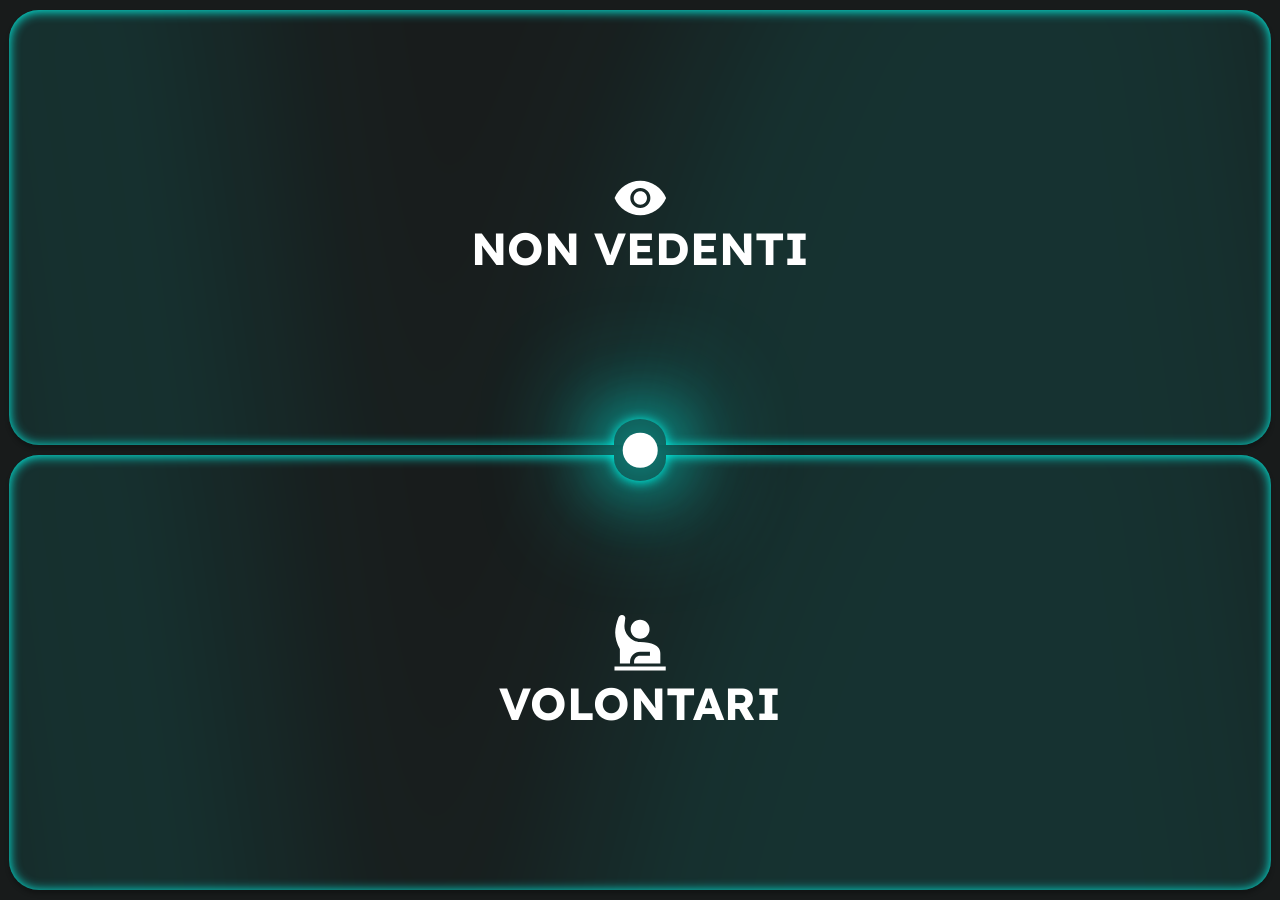
<file: index.html>
<!DOCTYPE html>
<html>

<head>
    <Title>Visual Aid</Title>
    <link rel="icon" type="image/png" href="assets/img/logo.png" />
    <meta charset="utf-8" />
    <meta name="viewport" content="width=device-width, initial-scale=1.0, maximum-scale=1.0" />
    <link rel="preconnect" href="https://fonts.googleapis.com">
    <link rel="preconnect" href="https://fonts.gstatic.com" crossorigin>
    <link href="https://fonts.googleapis.com/css2?family=Lexend:wght@100..900&display=swap" rel="stylesheet">
    <link href="assets/css/main.css" rel="stylesheet">
    <link href="assets/css/login.css" rel="stylesheet">
</head>

<body>
    <main>
        <div class="formaPersonalizzata"></div>
        <section class="login">
            <div class="animazione">
                <img class="logo" src="assets/img/login/logo.svg">
                <div class="cerchio"></div>
                <div class="ellisse"></div>
                <div class="ellisse2"></div>
                <div class="ellisse3"></div>
                <div class="blocchi">
                    <a class="bloccoAnimazione" href="nonVendentiPasso1.html">
                        <div class="nonVendenti">
                            <div class="lineaNera"></div>
                            <div class="roundBottom">
                                <div class="ombraRotonda"></div>
                            </div>
                            <div class="contenuto">
                                <div class="info">
                                    <img src="assets/img/login/nonVendentiIcon.svg" />
                                    <p class="titolo">NON VEDENTI</p>
                                </div>
                            </div>
                        </div>
                    </a>

                    <a class="bloccoAnimazione" href="volantari.html">
                        <div class="volantari">
                            <div class="lineaNera"></div>
                            <div class="roundBottom">
                                <div class="ombraRotonda"></div>
                            </div>
                            <div class="contenuto">
                                <div class="info">
                                    <img src="assets/img/login/volontariIcon.svg" />
                                    <p class="titolo">VOLONTARI</p>
                                </div>
                            </div>
                        </div>
                    </a>
                </div>
            </div>
        </section>
    </main>
</body>

</html>
</file>
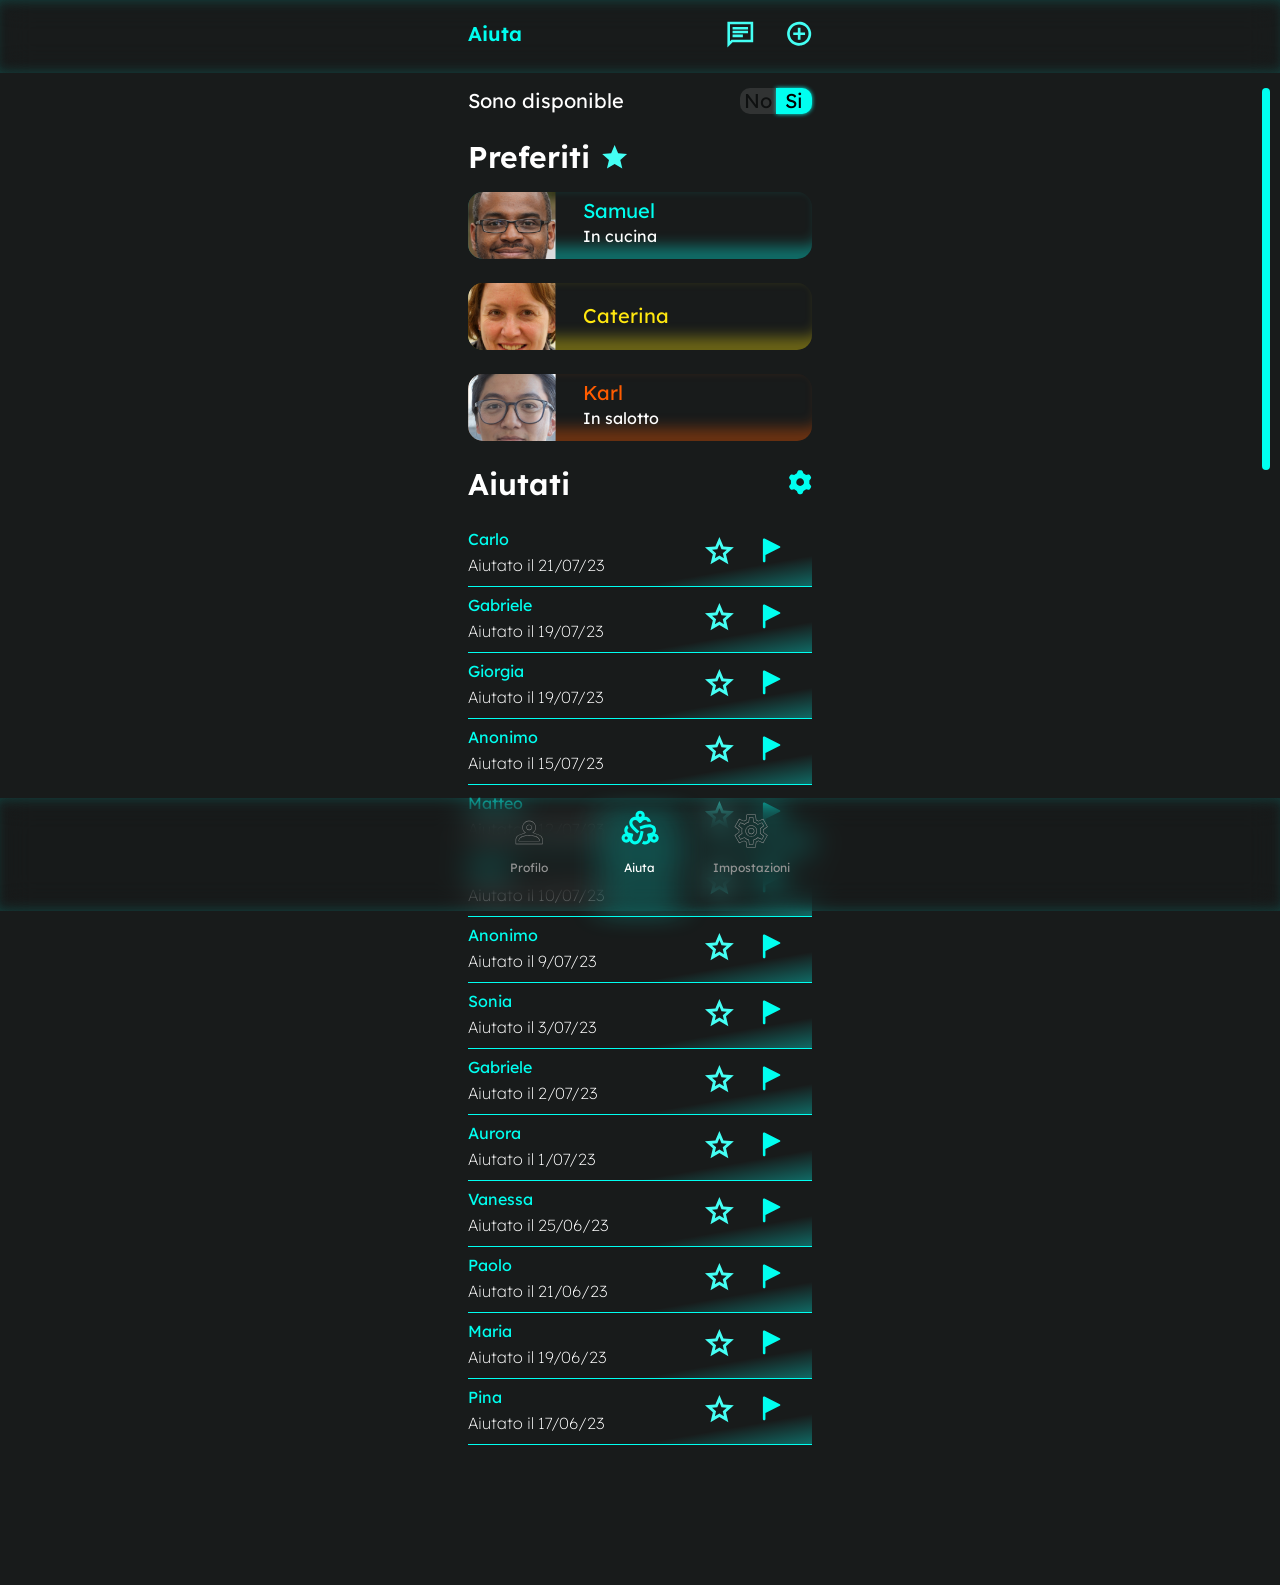
<file: aiuta.html>
<!DOCTYPE html>
<html>

<head>

    <head>
        <Title>Visual Aid</Title>
        <link rel="icon" type="image/png" href="assets/img/logo.png" />
        <meta charset="utf-8" />
        <meta name="viewport" content="width=device-width, initial-scale=1.0, maximum-scale=1.0" />
        <link rel="preconnect" href="https://fonts.googleapis.com">
        <link rel="preconnect" href="https://fonts.gstatic.com" crossorigin>
        <link href="https://fonts.googleapis.com/css2?family=Lexend:wght@100..900&display=swap" rel="stylesheet">
        <link href="assets/css/main.css" rel="stylesheet">
        <link href="assets/css/aiuta.css" rel="stylesheet">
        <link href="assets/css/sono.css" rel="stylesheet">
        <link href="assets/css/preferiti.css" rel="stylesheet">
        <link rel="stylesheet" href="assets/plugins/overlayscrollbars/styles/overlayscrollbars.min.css">
    </head>
</head>

<body>
    <header>
        <div class="container">
            <div class="headerContent">
                <p class="titolo">Aiuta</p>
                <nav class="navHeader">
                    <ul class="navList">
                        <li class="navArticolo">
                            <a href="#">
                                <img src="assets/img/icons/chatIcon.svg" />
                            </a>
                        </li>
                        <li class="navArticolo">
                            <a href="#">
                                <img src="assets/img/icons/plusIcon.svg" />
                            </a>
                        </li>
                    </ul>
                </nav>
            </div>
        </div>
    </header>
    <main>
        <div class="mainContent">
            <div class="container">
                <section class="sono">
                    <div class="sonoContent">
                        <p class="sonoDisponible" id="testoSono">Sono disponible</p>
                        <div class="switch attivo" onclick="enableSono();" id="switchSono">
                            <span class="no">No</span>
                            <span class="si">Si</span>
                        </div>
                    </div>
                </section>

                <section class="Preferiti">
                    <div class="titoloPreferitiContainer">
                        <p class="titoloPreferiti">Preferiti</p>
                        <img src="assets/img/icons/stellaIconFill.svg" />
                    </div>

                    <div class="lstUtenti">
                        <div class="utenti blu" id="utenti_samuel" onclick="openUtenti('utenti_samuel')">
                            <button class="visualAidPlus">
                                VisualAid+
                            </button>
                            <img class="imgUtenti" src="assets/img/utenti/samuel.png" />
                            <div class="infoUtenti">
                                <p class="nomeUtenti">Samuel</p>
                                <p class="posizioneUtenti">In cucina</p>
                                <p class="titoloInfo">INFO:</p>
                                <p class="info">Samuel è cieco al 94%, ha una allergia molto forte alle noccioline.</p>
                                <div class="azioni">
                                    <button class="azione">
                                        <img src="assets/img/icons/phoneBlu.svg">
                                    </button>
                                    <button class="azione">
                                        <img src="assets/img/icons/videoBlu.svg">
                                    </button>
                                    <button class="azione">
                                        <img src="assets/img/icons/notaBlu.svg">
                                    </button>
                                </div>
                            </div>
                        </div>

                        <div class="utenti giallo" id="utenti_caterina" onclick="openUtenti('utenti_caterina')">
                            <img class="imgUtenti" src="assets/img/utenti/caterina.png" />
                            <div class="infoUtenti">
                                <p class="nomeUtenti center">Caterina</p>
                                <p class="titoloInfo">INFO:</p>
                                <p class="info">Caterina è ipovedente medio-grave, non soffre di alcuna allergia in
                                    particolare.</p>
                                <div class="azioni">
                                    <button class="azione">
                                        <img src="assets/img/icons/micGiallo.svg">
                                    </button>
                                    <button class="azione">
                                        <img src="assets/img/icons/notaGiallo.svg">
                                    </button>
                                </div>
                            </div>
                        </div>

                        <div class="utenti arancia" id="utenti_karl" onclick="openUtenti('utenti_karl')">
                            <button class="visualAidPlus">
                                VisualAid+
                            </button>
                            <img class="imgUtenti" src="assets/img/utenti/karl.png" />
                            <div class="infoUtenti">
                                <p class="nomeUtenti">Karl</p>
                                <p class="posizioneUtenti">In salotto</p>
                                <p class="titoloInfo">INFO:</p>
                                <p class="info">Karl ha una lesione al chiasma ottico, ha un campo visivo molto ridotto
                                </p>
                                <div class="azioni">
                                    <button class="azione">
                                        <img src="assets/img/icons/phoneArancia.svg">
                                    </button>
                                    <button class="azione">
                                        <img src="assets/img/icons/videoArancia.svg">
                                    </button>
                                    <button class="azione">
                                        <img src="assets/img/icons/notaArancia.svg">
                                    </button>
                                </div>
                            </div>
                        </div>
                    </div>
                </section>

                <section class="aiutati">
                    <div class="titoloContainer">
                        <p class="titolo">Aiutati</p>
                        <button class="configAiutati">
                            <img src="assets/img/icons/configurazioneIcon.svg" />
                        </button>
                    </div>
                    <div class="lstUser">
                        <div class="utente">
                            <div class="info">
                                <p class="nome">Carlo</p>
                                <p class="data">Aiutato il 21/07/23</p>
                            </div>
                            <div class="azioni">
                                <button class="btnPreferito">
                                    <img src="assets/img/icons/stellaIcon.svg" />
                                </button>
                                <button class="btnBandiera">
                                    <img src="assets/img/icons/bandieraIcon.svg" />
                                </button>
                            </div>
                            <div class="gradiant"></div>
                        </div>
                        <div class="utente">
                            <div class="info">
                                <p class="nome">Gabriele</p>
                                <p class="data">Aiutato il 19/07/23</p>
                            </div>
                            <div class="azioni">
                                <button class="btnPreferito">
                                    <img src="assets/img/icons/stellaIcon.svg" />
                                </button>
                                <button class="btnBandiera">
                                    <img src="assets/img/icons/bandieraIcon.svg" />
                                </button>
                            </div>
                            <div class="gradiant"></div>
                        </div>
                        <div class="utente">
                            <div class="info">
                                <p class="nome">Giorgia</p>
                                <p class="data">Aiutato il 19/07/23</p>
                            </div>
                            <div class="azioni">
                                <button class="btnPreferito">
                                    <img src="assets/img/icons/stellaIcon.svg" />
                                </button>
                                <button class="btnBandiera">
                                    <img src="assets/img/icons/bandieraIcon.svg" />
                                </button>
                            </div>
                            <div class="gradiant"></div>
                        </div>
                        <div class="utente">
                            <div class="info">
                                <p class="nome">Anonimo</p>
                                <p class="data">Aiutato il 15/07/23</p>
                            </div>
                            <div class="azioni">
                                <button class="btnPreferito">
                                    <img src="assets/img/icons/stellaIcon.svg" />
                                </button>
                                <button class="btnBandiera">
                                    <img src="assets/img/icons/bandieraIcon.svg" />
                                </button>
                            </div>
                            <div class="gradiant"></div>
                        </div>
                        <div class="utente">
                            <div class="info">
                                <p class="nome">Matteo</p>
                                <p class="data">Aiutato il 12/07/23</p>
                            </div>
                            <div class="azioni">
                                <button class="btnPreferito">
                                    <img src="assets/img/icons/stellaIcon.svg" />
                                </button>
                                <button class="btnBandiera">
                                    <img src="assets/img/icons/bandieraIcon.svg" />
                                </button>
                            </div>
                            <div class="gradiant"></div>
                        </div>
                        <div class="utente">
                            <div class="info">
                                <p class="nome">Carlo</p>
                                <p class="data">Aiutato il 10/07/23</p>
                            </div>
                            <div class="azioni">
                                <button class="btnPreferito">
                                    <img src="assets/img/icons/stellaIcon.svg" />
                                </button>
                                <button class="btnBandiera">
                                    <img src="assets/img/icons/bandieraIcon.svg" />
                                </button>
                            </div>
                            <div class="gradiant"></div>
                        </div>
                        <div class="utente">
                            <div class="info">
                                <p class="nome">Anonimo</p>
                                <p class="data">Aiutato il 9/07/23</p>
                            </div>
                            <div class="azioni">
                                <button class="btnPreferito">
                                    <img src="assets/img/icons/stellaIcon.svg" />
                                </button>
                                <button class="btnBandiera">
                                    <img src="assets/img/icons/bandieraIcon.svg" />
                                </button>
                            </div>
                            <div class="gradiant"></div>
                        </div>
                        <div class="utente">
                            <div class="info">
                                <p class="nome">Sonia</p>
                                <p class="data">Aiutato il 3/07/23</p>
                            </div>
                            <div class="azioni">
                                <button class="btnPreferito">
                                    <img src="assets/img/icons/stellaIcon.svg" />
                                </button>
                                <button class="btnBandiera">
                                    <img src="assets/img/icons/bandieraIcon.svg" />
                                </button>
                            </div>
                            <div class="gradiant"></div>
                        </div>
                        <div class="utente">
                            <div class="info">
                                <p class="nome">Gabriele</p>
                                <p class="data">Aiutato il 2/07/23</p>
                            </div>
                            <div class="azioni">
                                <button class="btnPreferito">
                                    <img src="assets/img/icons/stellaIcon.svg" />
                                </button>
                                <button class="btnBandiera">
                                    <img src="assets/img/icons/bandieraIcon.svg" />
                                </button>
                            </div>
                            <div class="gradiant"></div>
                        </div>
                        <div class="utente">
                            <div class="info">
                                <p class="nome">Aurora</p>
                                <p class="data">Aiutato il 1/07/23</p>
                            </div>
                            <div class="azioni">
                                <button class="btnPreferito">
                                    <img src="assets/img/icons/stellaIcon.svg" />
                                </button>
                                <button class="btnBandiera">
                                    <img src="assets/img/icons/bandieraIcon.svg" />
                                </button>
                            </div>
                            <div class="gradiant"></div>
                        </div>
                        <div class="utente">
                            <div class="info">
                                <p class="nome">Vanessa</p>
                                <p class="data">Aiutato il 25/06/23</p>
                            </div>
                            <div class="azioni">
                                <button class="btnPreferito">
                                    <img src="assets/img/icons/stellaIcon.svg" />
                                </button>
                                <button class="btnBandiera">
                                    <img src="assets/img/icons/bandieraIcon.svg" />
                                </button>
                            </div>
                            <div class="gradiant"></div>
                        </div>
                        <div class="utente">
                            <div class="info">
                                <p class="nome">Paolo</p>
                                <p class="data">Aiutato il 21/06/23</p>
                            </div>
                            <div class="azioni">
                                <button class="btnPreferito">
                                    <img src="assets/img/icons/stellaIcon.svg" />
                                </button>
                                <button class="btnBandiera">
                                    <img src="assets/img/icons/bandieraIcon.svg" />
                                </button>
                            </div>
                            <div class="gradiant"></div>
                        </div>
                        <div class="utente">
                            <div class="info">
                                <p class="nome">Maria</p>
                                <p class="data">Aiutato il 19/06/23</p>
                            </div>
                            <div class="azioni">
                                <button class="btnPreferito">
                                    <img src="assets/img/icons/stellaIcon.svg" />
                                </button>
                                <button class="btnBandiera">
                                    <img src="assets/img/icons/bandieraIcon.svg" />
                                </button>
                            </div>
                            <div class="gradiant"></div>
                        </div>
                        <div class="utente">
                            <div class="info">
                                <p class="nome">Pina</p>
                                <p class="data">Aiutato il 17/06/23</p>
                            </div>
                            <div class="azioni">
                                <button class="btnPreferito">
                                    <img src="assets/img/icons/stellaIcon.svg" />
                                </button>
                                <button class="btnBandiera">
                                    <img src="assets/img/icons/bandieraIcon.svg" />
                                </button>
                            </div>
                            <div class="gradiant"></div>
                        </div>
                    </div>
                </section>
            </div>
        </div>
    </main>
    <footer>
        <div class="container">
            <div class="contenutoFooter">
                <div class="effettoAttivo"></div>
                <nav class="navFooter">
                    <ul class="navList">
                        <li class="navArticolo">
                            <a href="profilo.html">
                                <img class="profilo-icon" src="assets/img/footer/profilo.svg" />
                                <span>Profilo</span>
                            </a>
                        </li>
                        <li class="navArticolo attivo">
                            <a href="aiuta.html">
                                <img class="aiuta-Icon" src="assets/img/footer/aiutaActive.svg" />
                                <span>Aiuta</span>
                            </a>
                        </li>
                        <li class="navArticolo">
                            <a href="impostazioni.html">
                                <img class="impostazioni-Icon" src="assets/img/footer/impostazioni.svg" />
                                <span>Impostazioni</span>
                            </a>
                        </li>
                    </ul>
                </nav>
            </div>
        </div>
    </footer>
</body>

</html>
<script src="assets/plugins/overlayscrollbars/browser/overlayscrollbars.browser.es5.min.js"></script>
<script>
    var {
        OverlayScrollbars,
        ScrollbarsHidingPlugin,
        SizeObserverPlugin,
        ClickScrollPlugin
    } = OverlayScrollbarsGlobal;

    document.addEventListener("DOMContentLoaded", () => {
        Array.prototype.forEach.call(
            document.querySelectorAll('body'),
            (el) => OverlayScrollbars(el, {})
        );
    });

    function openUtenti(id) {
        if (document.getElementById(id).classList.contains('attivo')) {
            document.getElementById(id).classList.remove('attivo');
        }
        else {
            let lstUtenti = document.querySelectorAll('.utenti');

            for (var i = 0; i < lstUtenti.length; i++) {
                lstUtenti[i].classList.remove('attivo');
            }

            document.getElementById(id).classList.add('attivo');
        }
    }

    function enableSono() {
        var switchSono = document.getElementById('switchSono');

        if (switchSono.classList.contains('attivo')) {
            switchSono.classList.remove('attivo');
            document.getElementById('testoSono').innerText='Non sono disponibile'
        }
        else {
            switchSono.classList.add('attivo');
            document.getElementById('testoSono').innerText='Sono disponibile'
        }
    }
</script>
</file>
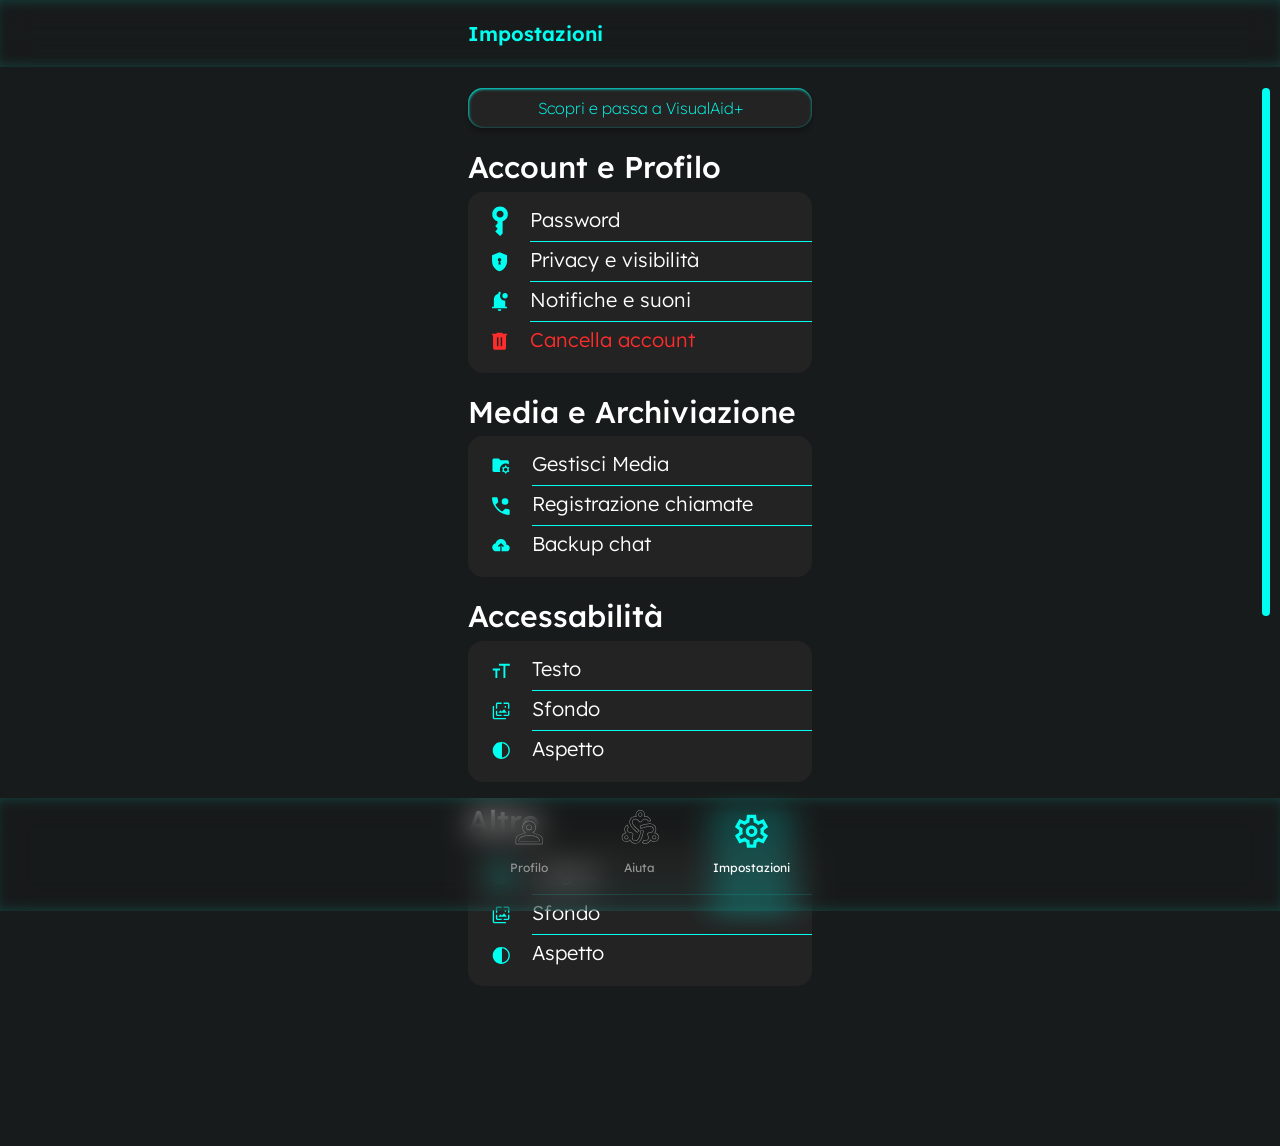
<file: impostazioni.html>
<!DOCTYPE html>
<html>

<head>

    <head>
        <Title>Visual Aid</Title>
        <link rel="icon" type="image/png" href="assets/img/logo.png" />
        <meta charset="utf-8" />
        <meta name="viewport" content="width=device-width, initial-scale=1.0, maximum-scale=1.0" />
        <link rel="preconnect" href="https://fonts.googleapis.com">
        <link rel="preconnect" href="https://fonts.gstatic.com" crossorigin>
        <link href="https://fonts.googleapis.com/css2?family=Lexend:wght@100..900&display=swap" rel="stylesheet">
        <link href="assets/css/main.css" rel="stylesheet">
        <link href="assets/css/impostazioni.css" rel="stylesheet">
        <link rel="stylesheet" href="assets/plugins/overlayscrollbars/styles/overlayscrollbars.min.css">
    </head>
</head>

<body>
    <header>
        <div class="container">
            <div class="headerContent">
                <p class="titolo">Impostazioni</p>
            </div>
        </div>
    </header>
    <main>
        <div class="mainContent">
            <div class="container">
                <section class="impostazioni">
                    <button class="passaVisualAid">Scopri e passa a VisualAid+</button>

                    <div class="sezione">
                        <p class="titolo">Account e Profilo</p>
                        <div class="lstOpzione">
                            <a class="opzione" href="#">
                                <img class="icon" src="assets/img/impostazioni/password.svg" />
                                <span class="testo">Password</span>
                            </a>
                            <a class="opzione" href="#">
                                <img class="icon" src="assets/img/impostazioni/privacy.svg" />
                                <span class="testo">Privacy e visibilità</span>
                            </a>
                            <a class="opzione" href="#">
                                <img class="icon" src="assets/img/impostazioni/notifiche.svg" />
                                <span class="testo">Notifiche e suoni</span>
                            </a>
                            <a class="opzione rosso" href="#">
                                <img class="icon" src="assets/img/impostazioni/cancellaAccount.svg" />
                                <span class="testo">Cancella account</span>
                            </a>
                        </div>
                    </div>

                    <div class="sezione">
                        <p class="titolo">Media e Archiviazione</p>
                        <div class="lstOpzione">
                            <a class="opzione" href="#">
                                <img class="icon" src="assets/img/impostazioni/media.svg" />
                                <span class="testo">Gestisci Media</span>
                            </a>
                            <a class="opzione" href="#">
                                <img class="icon" src="assets/img/impostazioni/chiamate.svg" />
                                <span class="testo">Registrazione chiamate</span>
                            </a>
                            <a class="opzione" href="#">
                                <img class="icon" src="assets/img/impostazioni/backup.svg" />
                                <span class="testo">Backup chat</span>
                            </a>
                        </div>
                    </div>

                    <div class="sezione">
                        <p class="titolo">Accessabilità</p>
                        <div class="lstOpzione">
                            <a class="opzione" href="#">
                                <img class="icon" src="assets/img/impostazioni/testo.svg" />
                                <span class="testo">Testo</span>
                            </a>
                            <a class="opzione" href="#">
                                <img class="icon" src="assets/img/impostazioni/sfondo.svg" />
                                <span class="testo">Sfondo</span>
                            </a>
                            <a class="opzione" href="#">
                                <img class="icon" src="assets/img/impostazioni/aspetto.svg" />
                                <span class="testo">Aspetto</span>
                            </a>
                        </div>
                    </div>

                    <div class="sezione">
                        <p class="titolo">Altro</p>
                        <div class="lstOpzione">
                            <a class="opzione" href="#">
                                <img class="icon" src="assets/img/impostazioni/lingua.svg" />
                                <span class="testo">Lingua</span>
                            </a>
                            <a class="opzione" href="#">
                                <img class="icon" src="assets/img/impostazioni/sfondo.svg" />
                                <span class="testo">Sfondo</span>
                            </a>
                            <a class="opzione" href="#">
                                <img class="icon" src="assets/img/impostazioni/aspetto.svg" />
                                <span class="testo">Aspetto</span>
                            </a>
                        </div>
                    </div>
                </section>
            </div>
        </div>
    </main>
    <footer>
        <div class="container">
            <div class="contenutoFooter">
                <div class="effettoAttivo right"></div>
                <nav class="navFooter">
                    <ul class="navList">
                        <li class="navArticolo">
                            <a href="profilo.html">
                                <img class="profilo-icon" src="assets/img/footer/profilo.svg" />
                                <span>Profilo</span>
                            </a>
                        </li>
                        <li class="navArticolo">
                            <a href="aiuta.html">
                                <img class="aiuta-Icon" src="assets/img/footer/aiuta.svg" />
                                <span>Aiuta</span>
                            </a>
                        </li>
                        <li class="navArticolo attivo">
                            <a href="impostazioni.html">
                                <img class="impostazioni-Icon" src="assets/img/footer/impostazioniActive.svg" />
                                <span>Impostazioni</span>
                            </a>
                        </li>
                    </ul>
                </nav>
            </div>
        </div>
    </footer>
</body>

</html>
<script src="assets/plugins/overlayscrollbars/browser/overlayscrollbars.browser.es5.min.js"></script>
<script>
    var {
        OverlayScrollbars,
        ScrollbarsHidingPlugin,
        SizeObserverPlugin,
        ClickScrollPlugin
    } = OverlayScrollbarsGlobal;

    document.addEventListener("DOMContentLoaded", () => {
        Array.prototype.forEach.call(
            document.querySelectorAll('body'),
            (el) => OverlayScrollbars(el, {})
        );
    });
</script>
</file>
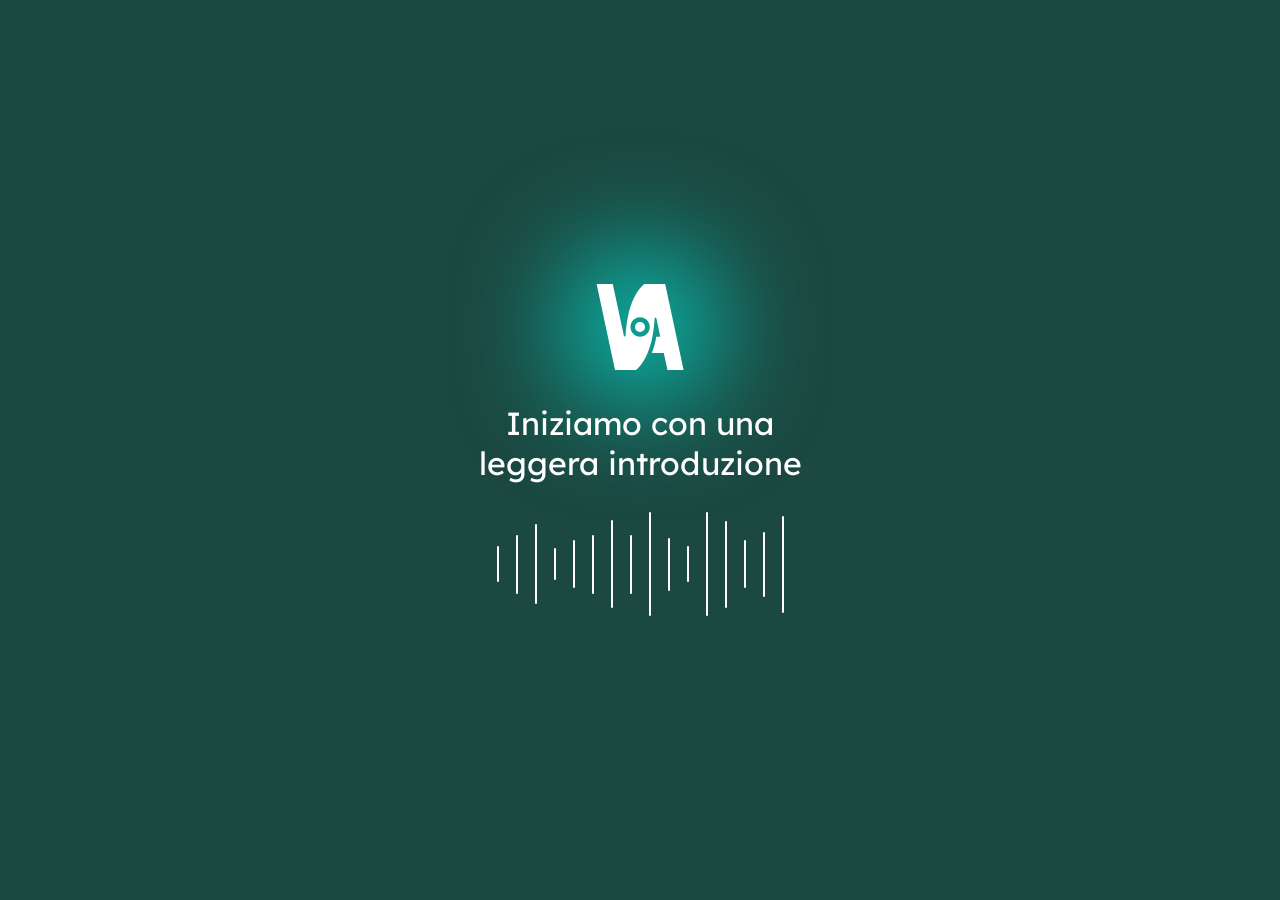
<file: nonVendentiPasso1.html>
<!DOCTYPE html>
<html>

<head>
    <Title>Visual Aid</Title>
    <link rel="icon" type="image/png" href="assets/img/logo.png" />
    <meta charset="utf-8" />
    <meta name="viewport" content="width=device-width, initial-scale=1.0, maximum-scale=1.0" />
    <link rel="preconnect" href="https://fonts.googleapis.com">
    <link rel="preconnect" href="https://fonts.gstatic.com" crossorigin>
    <link href="https://fonts.googleapis.com/css2?family=Lexend:wght@100..900&display=swap" rel="stylesheet">
    <link href="assets/css/main.css" rel="stylesheet">
    <link href="assets/css/nonVendenti.css" rel="stylesheet">
</head>

<body class="nonVendentiPasso1">
    <main>
        <section class="nonVendenti">
            <a href="nonVendentiPasso2.html">
                <div class="contenuto">
                    <div class="logoContenitore">
                        <img class="logo" src="assets/img/login/logo.svg">
                        <div class="cerchio"></div>
                        <div class="ellisse"></div>
                    </div>
                    <p class="testo">Iniziamo con una leggera introduzione</p>
                    <div class="animazione">
                        <div class="lineaAnimazione linea1"></div>
                        <div class="lineaAnimazione linea2"></div>
                        <div class="lineaAnimazione linea3"></div>
                        <div class="lineaAnimazione linea4"></div>
                        <div class="lineaAnimazione linea5"></div>
                        <div class="lineaAnimazione linea6"></div>
                        <div class="lineaAnimazione linea7"></div>
                        <div class="lineaAnimazione linea8"></div>
                        <div class="lineaAnimazione linea9"></div>
                        <div class="lineaAnimazione linea10"></div>
                        <div class="lineaAnimazione linea11"></div>
                        <div class="lineaAnimazione linea12"></div>
                        <div class="lineaAnimazione linea13"></div>
                        <div class="lineaAnimazione linea14"></div>
                        <div class="lineaAnimazione linea15"></div>
                        <div class="lineaAnimazione linea16"></div>
                    </div>
                </div>
            </a>
        </section>
    </main>
</body>

</html>
</file>
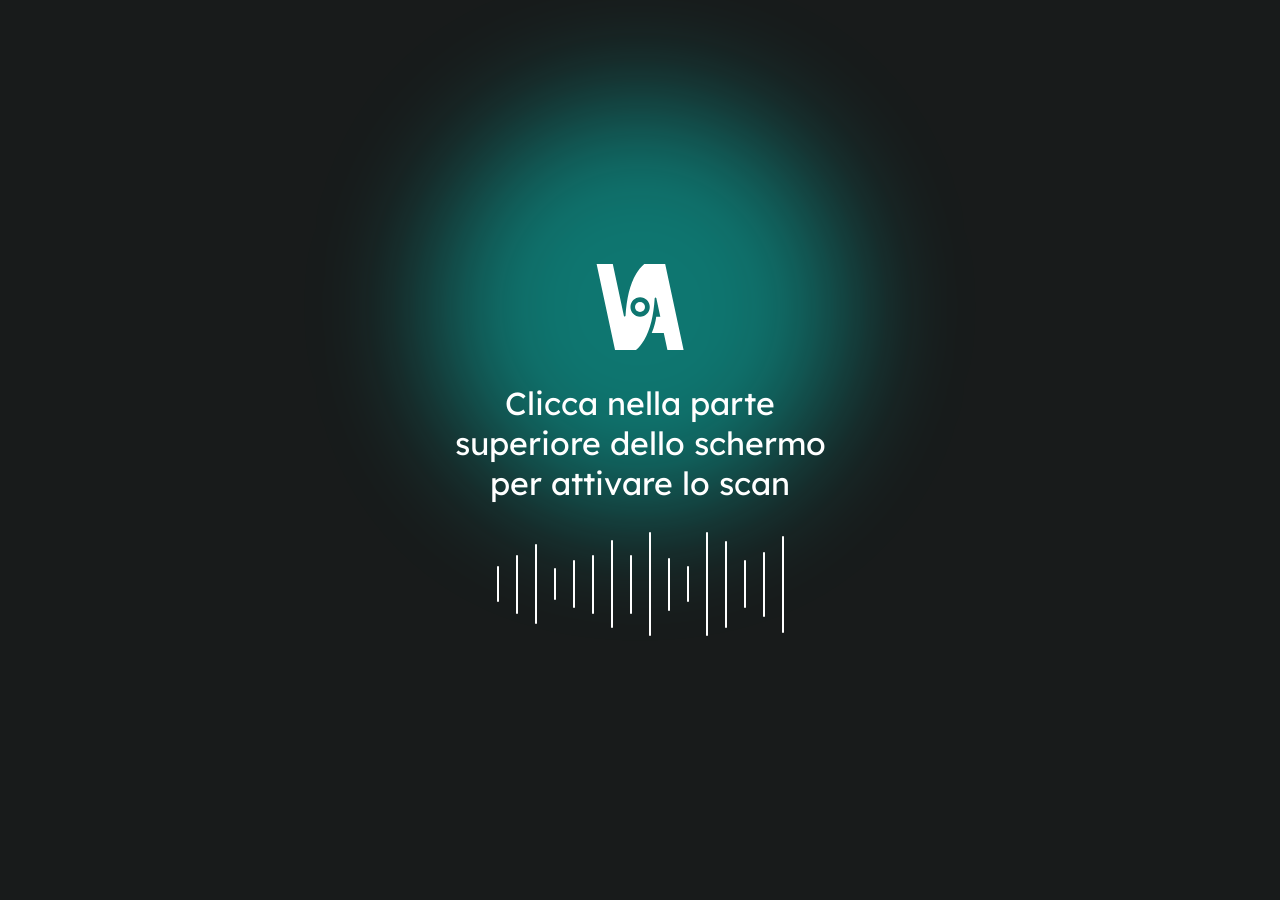
<file: nonVendentiPasso2.html>
<!DOCTYPE html>
<html>

<head>
    <Title>Visual Aid</Title>
    <link rel="icon" type="image/png" href="assets/img/logo.png" />
    <meta charset="utf-8" />
    <meta name="viewport" content="width=device-width, initial-scale=1.0, maximum-scale=1.0" />
    <link rel="preconnect" href="https://fonts.googleapis.com">
    <link rel="preconnect" href="https://fonts.gstatic.com" crossorigin>
    <link href="https://fonts.googleapis.com/css2?family=Lexend:wght@100..900&display=swap" rel="stylesheet">
    <link href="assets/css/main.css" rel="stylesheet">
    <link href="assets/css/nonVendenti.css" rel="stylesheet">
</head>

<body>
    <main>
        <section class="nonVendenti">
            <a href="scan.html?azione=scansione">
                <div class="contenuto">
                    <div class="logoContenitore">
                        <img class="logo" src="assets/img/login/logo.svg">
                        <div class="cerchio"></div>
                        <div class="ellisse2"></div>
                    </div>
                    <p class="testo">Clicca nella parte superiore dello schermo per attivare lo scan</p>
                    <div class="animazione">
                        <div class="lineaAnimazione linea1"></div>
                        <div class="lineaAnimazione linea2"></div>
                        <div class="lineaAnimazione linea3"></div>
                        <div class="lineaAnimazione linea4"></div>
                        <div class="lineaAnimazione linea5"></div>
                        <div class="lineaAnimazione linea6"></div>
                        <div class="lineaAnimazione linea7"></div>
                        <div class="lineaAnimazione linea8"></div>
                        <div class="lineaAnimazione linea9"></div>
                        <div class="lineaAnimazione linea10"></div>
                        <div class="lineaAnimazione linea11"></div>
                        <div class="lineaAnimazione linea12"></div>
                        <div class="lineaAnimazione linea13"></div>
                        <div class="lineaAnimazione linea14"></div>
                        <div class="lineaAnimazione linea15"></div>
                        <div class="lineaAnimazione linea16"></div>
                    </div>
                </div>
            </a>
        </section>
    </main>
</body>

</html>
</file>
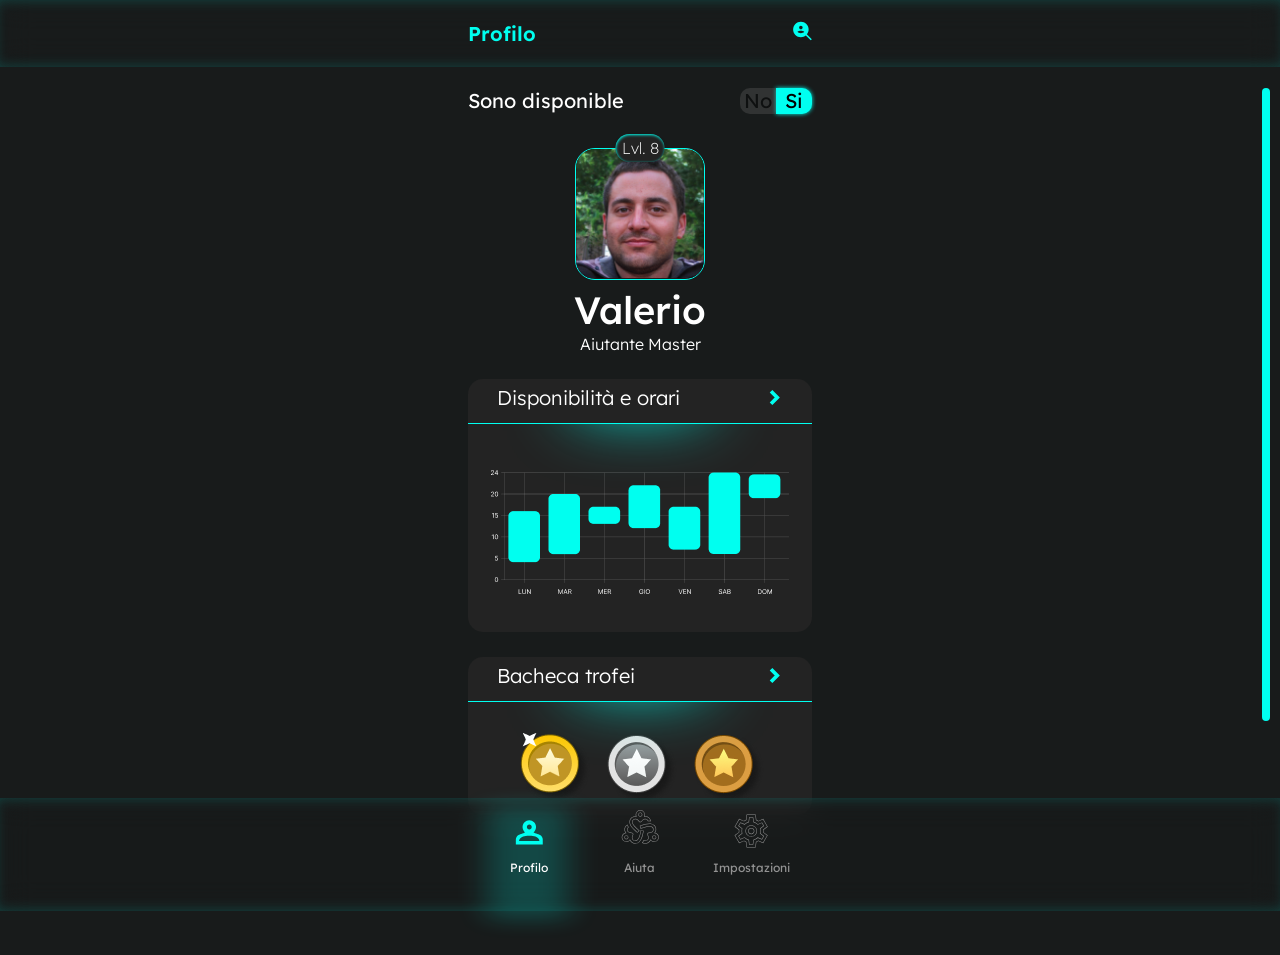
<file: profilo.html>
<!DOCTYPE html>
<html>

<head>

    <head>
        <Title>Visual Aid</Title>
        <link rel="icon" type="image/png" href="assets/img/logo.png" />
        <meta charset="utf-8" />
        <meta name="viewport" content="width=device-width, initial-scale=1.0, maximum-scale=1.0" />
        <link rel="preconnect" href="https://fonts.googleapis.com">
        <link rel="preconnect" href="https://fonts.gstatic.com" crossorigin>
        <link href="https://fonts.googleapis.com/css2?family=Lexend:wght@100..900&display=swap" rel="stylesheet">
        <link href="assets/css/main.css" rel="stylesheet">
        <link href="assets/css/sono.css" rel="stylesheet">
        <link href="assets/css/profilo.css" rel="stylesheet">
        <link rel="stylesheet" href="assets/plugins/overlayscrollbars/styles/overlayscrollbars.min.css">
    </head>
</head>

<body>
    <header>
        <div class="container">
            <div class="headerContent">
                <p class="titolo">Profilo</p>
                <nav class="navHeader">
                    <ul class="navList">
                        <li class="navArticolo">
                            <a href="#">
                                <img src="assets/img/icons/dataUserIcon.svg" />
                            </a>
                        </li>
                    </ul>
                </nav>
            </div>
        </div>
    </header>
    <main>
        <div class="mainContent">
            <div class="container">
                <section class="sono">
                    <div class="sonoContent">
                        <p class="sonoDisponible" id="testoSono">Sono disponible</p>
                        <div class="switch attivo" onclick="enableSono();" id="switchSono">
                            <span class="no">No</span>
                            <span class="si">Si</span>
                        </div>
                    </div>
                </section>

                <section class="profilo">
                    <div class="informazione">
                        <div class="fotoDelProfilo">
                            <div class="lvl">Lvl. 8</div>
                            <img src="assets/img/profilo/valerio.png" />
                        </div>
                        <p class="nome">Valerio</p>
                        <p class="posizione">Aiutante Master</p>
                    </div>

                    <div class="informazioneCarta">
                        <div class="titoloContenitore">
                            <p class="titolo">Disponibilità e orari</p>
                            <img class="freccia" src="assets/img/icons/freccia.svg">
                        </div>
                        <div class="contenuto">
                            <div class="ellipse"></div>
                            <img class="chart" src="assets/img/profilo/Chart.png">
                        </div>
                    </div>

                    <div class="informazioneCarta">
                        <div class="titoloContenitore">
                            <p class="titolo">Bacheca trofei</p>
                            <img class="freccia" src="assets/img/icons/freccia.svg">
                        </div>
                        <div class="contenuto">
                            <div class="ellipse"></div>
                            <div class="trofei">
                                <img src="assets/img/profilo/goldMedal.png" />
                                <img src="assets/img/profilo/silverMedal.png" />
                                <img src="assets/img/profilo/bronzeMedal.png" />
                            </div>
                        </div>
                    </div>
                </section>
            </div>
        </div>
    </main>
    <footer>
        <div class="container">
            <div class="contenutoFooter">
                <div class="effettoAttivo left"></div>
                <nav class="navFooter">
                    <ul class="navList">
                        <li class="navArticolo attivo">
                            <a href="profilo.html">
                                <img class="profilo-icon" src="assets/img/footer/profiloActive.svg" />
                                <span>Profilo</span>
                            </a>
                        </li>
                        <li class="navArticolo">
                            <a href="aiuta.html">
                                <img class="aiuta-Icon" src="assets/img/footer/aiuta.svg" />
                                <span>Aiuta</span>
                            </a>
                        </li>
                        <li class="navArticolo">
                            <a href="impostazioni.html">
                                <img class="impostazioni-Icon" src="assets/img/footer/impostazioni.svg" />
                                <span>Impostazioni</span>
                            </a>
                        </li>
                    </ul>
                </nav>
            </div>
        </div>
    </footer>
</body>

</html>
<script src="assets/plugins/overlayscrollbars/browser/overlayscrollbars.browser.es5.min.js"></script>
<script>
    var {
        OverlayScrollbars,
        ScrollbarsHidingPlugin,
        SizeObserverPlugin,
        ClickScrollPlugin
    } = OverlayScrollbarsGlobal;

    document.addEventListener("DOMContentLoaded", () => {
        Array.prototype.forEach.call(
            document.querySelectorAll('body'),
            (el) => OverlayScrollbars(el, {})
        );
    });

    function enableSono() {
        var switchSono = document.getElementById('switchSono');

        if (switchSono.classList.contains('attivo')) {
            switchSono.classList.remove('attivo');
            document.getElementById('testoSono').innerText='Non sono disponibile'
        }
        else {
            switchSono.classList.add('attivo');
            document.getElementById('testoSono').innerText='Sono disponibile'
        }
    }
</script>
</file>
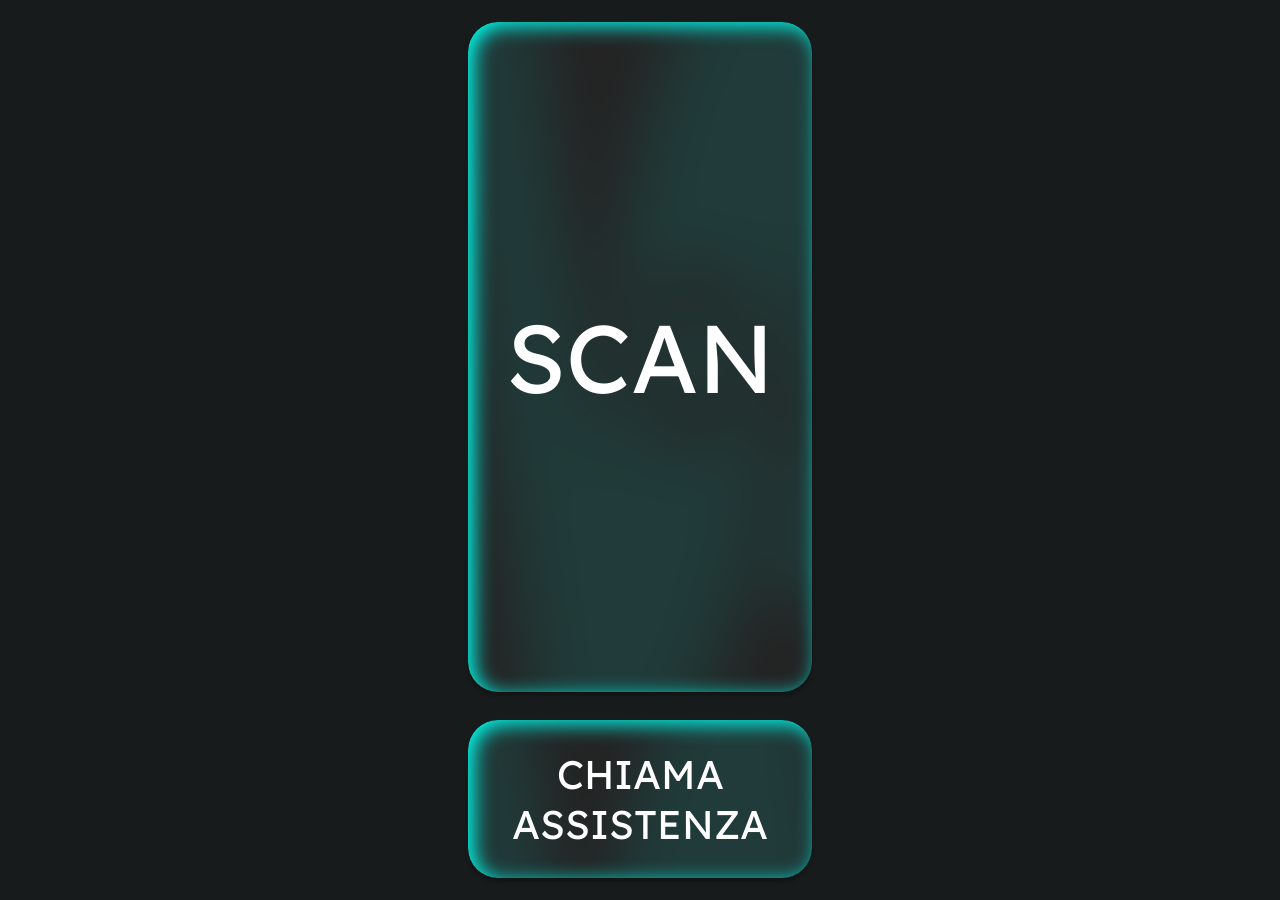
<file: scan.html>
<!DOCTYPE html>
<html>

<head>

    <head>
        <Title>Visual Aid</Title>
        <link rel="icon" type="image/png" href="assets/img/logo.png" />
        <meta charset="utf-8" />
        <meta name="viewport" content="width=device-width, initial-scale=1.0, maximum-scale=1.0" />
        <link rel="preconnect" href="https://fonts.googleapis.com">
        <link rel="preconnect" href="https://fonts.gstatic.com" crossorigin>
        <link href="https://fonts.googleapis.com/css2?family=Lexend:wght@100..900&display=swap" rel="stylesheet">
        <link href="assets/css/main.css" rel="stylesheet">
        <link href="assets/css/scan.css" rel="stylesheet">
        <link rel="stylesheet" href="assets/plugins/overlayscrollbars/styles/overlayscrollbars.min.css">
    </head>
</head>

<body>
    <main>
        <div class="mainContent">
            <section class="scan" onclick="redirectToMenu()">
                <div class="scansione" id="scansione" onclick="scansione();">
                    <p class="titolo">SCAN</p>
                    <button class="cancellare" onclick="scansioneCancellare();">
                        <img src="assets/img/scan/cancellare.svg">
                    </button>
                </div>

                <div class="assistenza" id="assistenza" onclick="assistenza();">
                    <p class="titolo">Chiama Assistenza</p>
                    <button class="cancellare" onclick="assistenzaCancellare();">
                        <img src="assets/img/scan/telefono.svg">
                    </button>
                </div>
            </section>
        </div>
    </main>
</body>

</html>
<script>
    function scansione() {
        let scansione = document.getElementById('scansione');
        if (!scansione.classList.contains('active')) {
            scansione.classList.add('active');
        }
        event.stopPropagation();
    }

    function scansioneCancellare() {
        let scansione = document.getElementById('scansione');
        scansione.classList.remove('active');
        event.stopPropagation();
    }

    function assistenza() {
        let scansione = document.getElementById('scansione');
        let assistenza = document.getElementById('assistenza');
        if (!assistenza.classList.contains('active')) {
            scansione.classList.add('assistenzaActive');
            assistenza.classList.add('active');
        }
        event.stopPropagation();
    }

    function assistenzaCancellare() {
        let scansione = document.getElementById('scansione');
        let assistenza = document.getElementById('assistenza');
        scansione.classList.remove('assistenzaActive');
        assistenza.classList.remove('active');
        event.stopPropagation();
    }

    function redirectToMenu(){
        window.location.href = "menuScroll.html";
    }

    const urlParams = new URLSearchParams(window.location.search);
    const azione = urlParams.get('azione');

    if (azione != null && azione != undefined) {
        if (azione == 'scansione') {
            setTimeout(() => {
                scansione();
            }, 200);

        }
        else {
            setTimeout(() => {
                assistenza();
            }, 200);
        }
    }
</script>
</file>
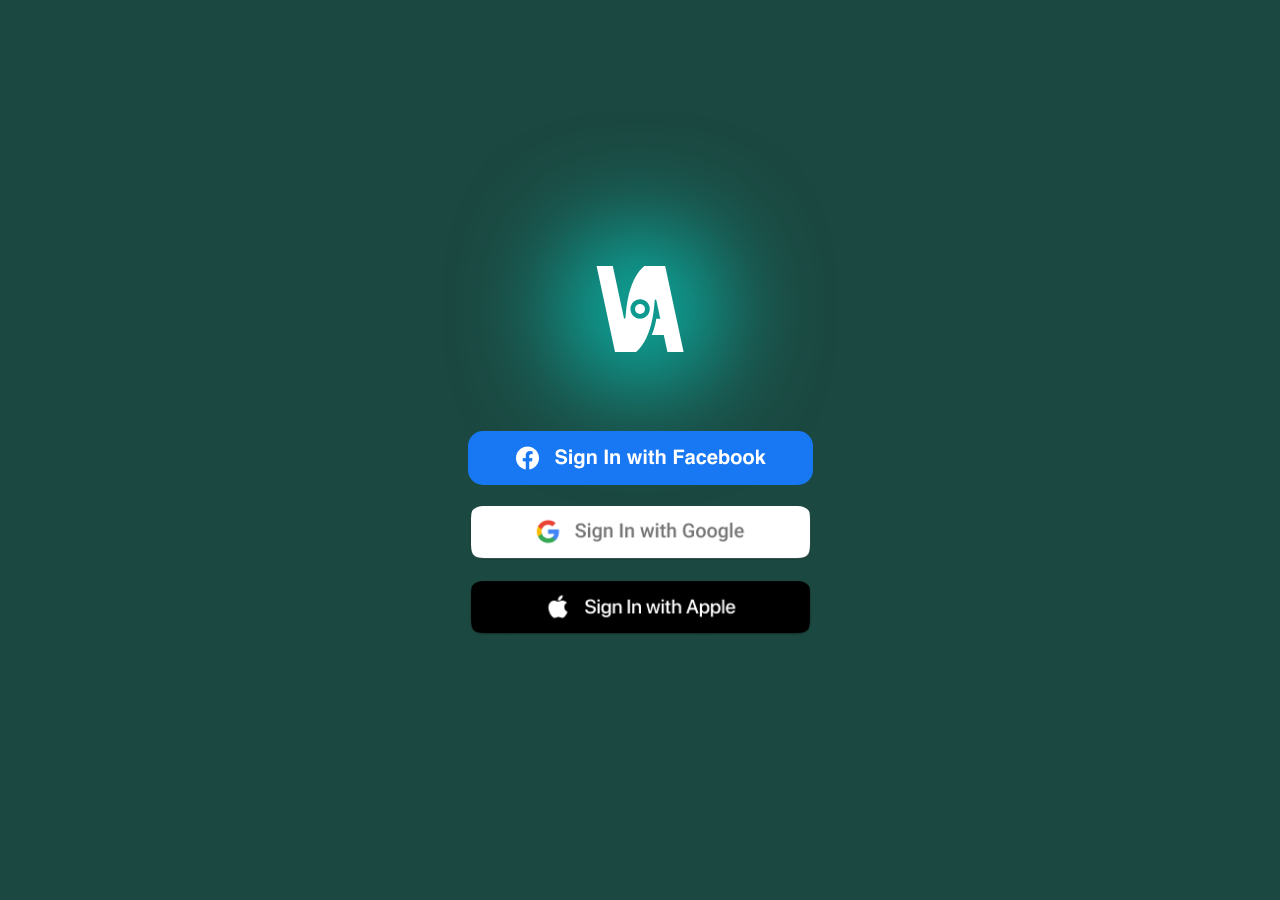
<file: volantari.html>
<!DOCTYPE html>
<html>

<head>
    <Title>Visual Aid</Title>
    <link rel="icon" type="image/png" href="assets/img/logo.png" />
    <meta charset="utf-8" />
    <meta name="viewport" content="width=device-width, initial-scale=1.0, maximum-scale=1.0" />
    <link rel="preconnect" href="https://fonts.googleapis.com">
    <link rel="preconnect" href="https://fonts.gstatic.com" crossorigin>
    <link href="https://fonts.googleapis.com/css2?family=Lexend:wght@100..900&display=swap" rel="stylesheet">
    <link href="assets/css/main.css" rel="stylesheet">
    <link href="assets/css/volantari.css" rel="stylesheet">
</head>

<body class="volantariBody">
    <main>
        <section class="volantari">
            <div class="contenuto">
                <div class="logoContenitore">
                    <img class="logo" src="assets/img/login/logo.svg">
                    <div class="cerchio"></div>
                    <div class="ellisse"></div>
                </div>
                <div class="lstLogins">
                    <a class="facebook" href="aiuta.html">
                        <img src="assets/img/volantari/facebook.png" />
                    </a>
                    <a class="google" href="aiuta.html">
                        <img src="assets/img/volantari/google.png" />
                    </a>
                    <a class="appel" href="aiuta.html">
                        <img src="assets/img/volantari/apple.png" />
                    </a>
                </div>
            </div>
        </section>
    </main>
</body>

</html>
</file>
<file: assets/css/main.css>
:root {
    --nero: #181B1B;
    --bianco: #fff;
    --primario: #00FFF0;
}

* {
    font-family: "Lexend", sans-serif;
    vertical-align: baseline;
    text-decoration: none;
    -webkit-box-sizing: border-box;
    -moz-box-sizing: border-box;
    box-sizing: border-box;
    flex-shrink: 1;
    transition: 0.3s;
    margin: 0;
    -webkit-touch-callout: none;
    -webkit-tap-highlight-color: rgba(0, 0, 0, 0);
    -webkit-focus-ring-color: rgba(0, 0, 0, 0);
}

a, button {
    -webkit-tap-highlight-color: transparent;
    outline: none;
    border: none;
}

.container {
    padding: 0 42px;
    max-width: 428px;
    margin: 0 auto;
}

body {
    background-color: var(--nero);
    margin: 0;
    padding: 0;
}

header {
    position: fixed;
    width: calc(100% + 10px);
    left: -5px;
    right: -5px;
    backdrop-filter: blur(15px);
    box-shadow: inset 0px 0px 13px #00fff033;
    padding: 21px 5px;
    z-index: 100;
}

header .headerContent .titolo {
    color: var(--primario);
    font-size: 20px;
    font-weight: 600;
}

header .headerContent {
    display: inline-flex;
    justify-content: space-between;
    width: 100%;
}

header .headerContent .navHeader .navList {
    display: inline-flex;
    width: 100%;
    gap: 33px;
    list-style: none;
    padding: 0;
}

main {
    padding: 88px 0 140px;
}

.os-scrollbar.os-scrollbar-vertical {
    padding: 88px 10px 140px 10px !important;
    box-sizing: content-box;
    width: 8px;

    .os-scrollbar-handle {
        background-color: var(--primario) !important;
    }
}

footer {
    background-color: #3a3a3a03;
    position: fixed;
    bottom: -11px;
    width: calc(100% + 10px);
    left: -5px;
    right: -5px;
    backdrop-filter: blur(15px);
    box-shadow: inset 0px 0px 13px #00fff033;
    z-index: 100;
}

footer .contenutoFooter {
    padding: 8px 5px 36px 5px;
    position: relative;
}

footer .contenutoFooter .navFooter {
    position: relative;
}

footer .contenutoFooter .navFooter .navList {
    display: inline-flex;
    justify-content: space-around;
    align-items: flex-end;
    list-style: none;
    padding: 0;
    width: 100%;
    margin: 0;
}

footer .contenutoFooter .effettoAttivo {
    position: absolute;
    background: linear-gradient(90deg, rgba(0, 255, 240, 0) 0%, rgba(0, 255, 240, 1) 32%, rgba(0, 255, 240, 1) 68%, rgba(0, 255, 240, 0) 100%);
    height: 100%;
    width: 120px;
    left: 50%;
    transform: translateX(-50%);
    opacity: 0.2;
    pointer-events: none;
    filter: blur(10px);
}

footer .contenutoFooter .effettoAttivo.left {
    left: 0%;
    transform: translateX(0%);
}

footer .contenutoFooter .effettoAttivo.right {
    left: 100%;
    transform: translateX(-100%);
}

footer .contenutoFooter .navFooter .navArticolo {
    min-width: 80px;
}

footer .contenutoFooter .navFooter .navArticolo .profilo-icon {
    height: 31px;
    width: 28px;
    object-fit: contain;
}

footer .contenutoFooter .navFooter .navArticolo .aiuta-Icon {
    height: 42px;
    width: 38px;
    object-fit: contain;
}

footer .contenutoFooter .navFooter .navArticolo .impostazione-Icon {
    height: 33px;
    width: 33px;
    object-fit: contain;
}

footer .contenutoFooter .navFooter .navArticolo a {
    color: #939393;
    font-size: 12px;
    font-weight: 400;
    display: flex;
    flex-direction: column;
    gap: 11.77px;
    align-items: center;
}

footer .contenutoFooter .navFooter .navArticolo.attivo a {
    color: var(--bianco);
}
</file>
<file: assets/css/login.css>
main {
    padding: 0;
}

.login .animazione {
    height: 100vh;
    width: 100%;
    position: relative;
    overflow: hidden;
}

.login .animazione .logo {
    height: 223.3px;
    width: 225.9px;
    position: absolute;
    top: 50%;
    left: 50%;
    transform: translate(-50%, -50%);
    z-index: 10;
    opacity: 0;
    animation-name: animazioneLogo;
    animation-duration: 1s;
    transition: 1s;
    pointer-events: none;
    z-index: 30;
}

.login .animazione .cerchio {
    height: 34.59px;
    width: 34.59px;
    position: absolute;
    top: 50%;
    left: 50%;
    transform: translate(-50%, -50%);
    background-color: var(--bianco);
    border-radius: 50%;
    z-index: 20;
    animation-name: animazioneCerchio;
    animation-duration: 1.5s;
    transition: 1.5s;
}

.login .animazione .ellisse {
    height: 67.79px;
    width: 67.79px;
    position: absolute;
    top: 50%;
    left: 50%;
    transform: translate(-50%, -50%);
    background-color: rgb(0 255 240 / 70%);
    border-radius: 50%;
    filter: blur(34px);
    opacity: 1;
    z-index: 10;
    animation-name: animazioneEllisse;
    animation-duration: 4.5s;
    transition: 1.5s;
}

.login .animazione .ellisse2 {
    height: 67.79px;
    width: 67.79px;
    position: absolute;
    top: 50%;
    left: 50%;
    transform: translate(-50%, -50%);
    background-color: #00FFF0;
    border-radius: 50%;
    filter: blur(60px);
    z-index: 11;
    opacity: 1;
    animation-name: animazioneEllisse2;
    animation-duration: 4.5s;
    transition: 1.5s;
}

.login .animazione .ellisse3 {
    height: 0;
    width: 0;
    position: absolute;
    top: 50%;
    left: 50%;
    transform: translate(-50%, -50%);
    background-color: #00FFF0;
    border-radius: 50%;
    filter: blur(70px);
    z-index: 12;
    opacity: 0;
    animation-name: animazioneEllisse3;
    animation-duration: 1.5s;
    transition: 1.5s;
}

.login .blocchi {
    display: grid;
    grid-template-rows: 1fr 1fr;
    height: 100vh;
    padding: 10px 9px;
    gap: 10px;
}

.login .blocchi .bloccoAnimazione {
    height: 100%;
    position: relative;
}

.login .animazione .nonVendenti {
    position: absolute;
    height: 100%;
    width: 100%;
    bottom: 0;
    left: 50%;
    transform: translateX(-50%);
    border-radius: 30px;
    box-shadow: inset 0 1px 11.4px 0px rgb(0 255 240), 0 4px 4px 0px rgb(0 0 0 / 25%);
    animation: animazioneNonVendenti;
    animation-duration: 4s;
}

.login .animazione .nonVendenti .contenuto {
    background-image: url(../img/scan/sfondo.svg);
    background-repeat: no-repeat;
    background-size: cover;
    width: 100%;
    height: 100%;
    opacity: 1;
    animation: animazioneContent;
    animation-duration: 6s;
    transition: 1s;
    border-radius: 30px;
}

.login .animazione .nonVendenti .contenuto .info {
    position: absolute;
    top: 50%;
    left: 50%;
    transform: translate(-50%, -50%);
    width: 100%;
    text-align: center;
}

.login .animazione .nonVendenti .contenuto .info .titolo {
    font-size: 45px;
    font-weight: 700;
    color: var(--bianco);
}

.login .animazione .nonVendenti .lineaNera {
    position: absolute;
    width: 0;
    left: 50%;
    height: 15px;
    top: -1px;
    transform: translateX(-50%);
    background-color: var(--nero);
    animation: animazioneLineaNera;
    animation-duration: 4.5s;
    transition: 1.5s;
}

.login .animazione .nonVendenti .roundBottom {
    position: absolute;
    left: 50%;
    transform: translateX(-50%);
    bottom: 0;
    height: 80px;
    width: 80px;
    opacity: 1;
    overflow: hidden;
    animation: animazioneRoundBottom;
    animation-duration: 2s;
}

.login .animazione .nonVendenti .ombraRotonda {
    position: absolute;
    left: 50%;
    transform: translateX(-50%);
    bottom: -19px;
    background-color: var(--nero);
    height: 45px;
    width: 52px;
    box-shadow: 0 1px 11.4px 0px rgb(0 255 240), 0 4px 4px 0px rgb(0 0 0 / 25%);
    border-radius: 50% 50% 0 0;
}

.login .animazione .nonVendenti .ombraRotonda::before {
    width: 79px;
    height: 36px;
    background-color: var(--nero);
    position: absolute;
    content: '';
    bottom: -17px;
    left: -15px;
}

.login .animazione .volantari {
    position: absolute;
    height: 100%;
    width: 100%;
    top: 0;
    left: 50%;
    transform: translateX(-50%);
    border-radius: 30px;
    box-shadow: inset 0 1px 11.4px 0px rgb(0 255 240), 0 4px 4px 0px rgb(0 0 0 / 25%);
    animation: animazioneVolantari;
    animation-duration: 4s;
}

.login .animazione .volantari .contenuto {
    background-image: url(../img/scan/sfondo.svg);
    background-repeat: no-repeat;
    background-size: cover;
    width: 100%;
    height: 100%;
    opacity: 1;
    animation: animazioneContent;
    animation-duration: 6s;
    transition: 1s;
    border-radius: 30px;
}

.login .animazione .volantari .contenuto .info {
    position: absolute;
    top: 50%;
    left: 50%;
    transform: translate(-50%, -50%);
    width: 100%;
    text-align: center;
}

.login .animazione .volantari .contenuto .info .titolo {
    font-size: 45px;
    font-weight: 700;
    color: var(--bianco);
}


.login .animazione .volantari .lineaNera {
    position: absolute;
    width: 0;
    left: 50%;
    height: 15px;
    bottom: -1px;
    transform: translateX(-50%);
    background-color: var(--nero);
    animation: animazioneLineaNera;
    animation-duration: 4.5s;
    transition: 1.5s;
}

.login .animazione .volantari .roundBottom {
    position: absolute;
    left: 50%;
    transform: translateX(-50%);
    top: 0;
    height: 80px;
    width: 80px;
    opacity: 1;
    overflow: hidden;
    animation: animazioneRoundBottom;
    animation-duration: 2s;
}

.login .animazione .volantari .ombraRotonda {
    position: absolute;
    left: 50%;
    transform: translateX(-50%);
    top: -19px;
    background-color: var(--nero);
    height: 45px;
    width: 52px;
    box-shadow: 0 1px 11.4px 0px rgb(0 255 240), 0 4px 4px 0px rgb(0 0 0 / 25%);
    border-radius: 0 0 50% 50%;
}

.login .animazione .volantari .ombraRotonda::before {
    width: 79px;
    height: 36px;
    background-color: var(--nero);
    position: absolute;
    content: '';
    top: -17px;
    left: -15px;
}


@keyframes animazioneLogo {
    0% {
        height: 86px;
        width: 87px;
        opacity: 1;
    }

    100% {
        height: 223.3px;
        width: 225.9px;
        opacity: 0;
    }
}

@keyframes animazioneCerchio {
    0% {
        height: 11.46px;
        width: 11.46px;
    }

    100% {
        height: 34.59px;
        width: 34.59px;
    }
}

@keyframes animazioneEllisse {
    0% {
        height: 67.79px;
        width: 67.79px;
        opacity: 1;
        filter: blur(15px);
    }

    10% {
        height: 0;
        width: 0;
        opacity: 0;
        filter: blur(15px);
    }

    80% {
        height: 0;
        width: 0;
        opacity: 0;
        filter: blur(34px);
    }

    100% {
        height: 67.79px;
        width: 67.79px;
        opacity: 1;
        filter: blur(34px);
    }
}

@keyframes animazioneEllisse2 {
    0% {
        height: 67.79px;
        width: 67.79px;
        opacity: 1;
        filter: blur(44px);
    }

    10% {
        height: 0;
        width: 0;
        opacity: 0;
        filter: blur(44px);
    }

    80% {
        height: 0;
        width: 0;
        opacity: 0;
        filter: blur(60px);
    }

    100% {
        height: 67.79px;
        width: 67.79px;
        opacity: 1;
        filter: blur(60px);
    }
}

@keyframes animazioneEllisse3 {
    0% {
        height: 67.79px;
        width: 67.79px;
        opacity: 1;
    }

    100% {
        height: 0;
        width: 0;
        opacity: 0;
    }
}

@keyframes animazioneNonVendenti {
    0% {
        height: 0px;
        width: 0;
    }

    40% {
        height: 15px;
        width: 0;
    }

    50% {
        height: 15px;
        width: 100%;
    }

    100% {
        height: 100%;
        width: 100%;
    }
}

@keyframes animazioneVolantari {
    0% {
        height: 0px;
        width: 0;
    }

    40% {
        height: 15px;
        width: 0;
    }

    50% {
        height: 15px;
        width: 100%;
    }

    100% {
        height: 100%;
        width: 100%;
    }
}

@keyframes animazioneRoundBottom {
    0% {
        opacity: 0;
    }

    50% {
        opacity: 0;
    }

    100% {
        opacity: 1;
    }
}


@keyframes animazioneLineaNera {
    0% {
        width: 0;
    }

    10% {
        width: 100%;
    }

    85% {
        width: 100%;
    }

    100% {
        width: 0;
    }
}


@keyframes animazioneContent {
    0% {
        opacity: 0;
    }

    60% {
        opacity: 0;
    }

    100% {
        opacity: 1;
    }
}
</file>
<file: assets/css/aiuta.css>
.aiutati .titoloContainer {
    display: inline-flex;
    width: 100%;
    justify-content: space-between;
    margin-bottom: 18px;
}

.aiutati .titoloContainer .titolo {
    color: var(--bianco);
    font-size: 30px;
    font-weight: 600;
}

.aiutati .titoloContainer .configAiutati{
    border: none;
    background-color: #0000;
    padding: 0;
}

.aiutati .lstUser .utente {
    display: inline-flex;
    justify-content: space-between;
    width: 100%;
    padding: 8px 31px 11px 0;
    border-bottom: 1px solid var(--primario);
    position: relative;
}

.aiutati .lstUser .utente .gradiant {
    position: absolute;
    width: 170px;
    height: 100%;
    pointer-events: none;
    background: linear-gradient(170deg, rgba(0, 255, 240, 0) 68%, rgb(0 255 240 / 34%) 100%);
    bottom: 0;
    right: 0;
}

.aiutati .lstUser .utente .nome {
    color: var(--primario);
    font-size: 16px;
    margin-bottom: 6px;
}

.aiutati .lstUser .utente .data {
    color: var(--bianco);
    font-size: 16px;
    font-weight: 200;
}

.aiutati .lstUser .utente .azioni {
    display: inline-flex;
    align-items: center;
    gap: 28px;
}

.aiutati .lstUser .utente .azioni button {
    padding: 0;
    border: none;
    background-color: #0000;
}
</file>
<file: assets/css/sono.css>
.sono .sonoDisponible{
    color: var(--bianco);
    font-size: 20px;
    margin-bottom: 25px;
}

.sono .sonoContent{
    display: inline-flex;
    justify-content: space-between;
    width: 100%;
}

.sono .switch{
    max-width: 71.54px;
    width: 100%;
    display: grid;
    grid-template-columns: 1fr 1fr;
    border-radius: 10px;
    font-size: 20px;
    line-height: 26px;
    text-align: center;
    height: 26px;
    cursor: pointer;
}

.sono .switch span{
    padding: 0 4px;
    background-color: #575757;
}

.sono .switch .no{
    background-color: #FF5C00;
    box-shadow: 0px 0px 4px 0px #ff5c00;
    border-radius: 10px 0 0 10px;
}

.sono .switch .si{
    background-color: #575757;
    border-radius: 0 10px 10px 0;
    opacity: 0.4;
}

.sono .switch.attivo .no{
    background-color: #575757;
    box-shadow: none;
    opacity: 0.4;
}

.sono .switch.attivo .si{
    background-color: #00FFF0;
    box-shadow: 0px 0px 4px 0px #00FFF0;
    opacity: 1;
}
</file>
<file: assets/css/preferiti.css>
.Preferiti .titoloPreferitiContainer {
    display: inline-flex;
    width: 100%;
    gap: 12px;
    margin-bottom: 15.7px;
}

.Preferiti .titoloPreferitiContainer .titoloPreferiti {
    color: var(--bianco);
    font-size: 30px;
    font-weight: 600;
}

.Preferiti .lstUtenti .utenti {
    display: inline-flex;
    border-radius: 15px;
    overflow: hidden;
    width: 100%;
    gap: 27px;
    margin-bottom: 24px;
    height: 67px;
    padding-right: 29px;
    position: relative;
}

.Preferiti .lstUtenti .utenti .visualAidPlus {
    position: absolute;
    width: 88px;
    height: 28px;
    background-color: #232323;
    top: 15px;
    left: 28px;
    color: var(--bianco);
    font-size: 16px;
    font-weight: 200;
    border-radius: 15px;
    padding: 4px 6px;
    border: none;
    display: none;
}

.Preferiti .lstUtenti .utenti.attivo .visualAidPlus {
    display: block;
}

.Preferiti .lstUtenti .utenti.blu .visualAidPlus {
    box-shadow: inset 0.5px 1px 3px 0px rgb(0 255 240 / 25%), 0 4px 4px 0px rgb(0 0 0 / 25%);
}

.Preferiti .lstUtenti .utenti.giallo .visualAidPlus {
    box-shadow: inset 0.5px 1px 3px 0px rgb(255 231 15 / 25%), 0 4px 4px 0px rgb(0 0 0 / 25%);
}

.Preferiti .lstUtenti .utenti.arancia .visualAidPlus {
    box-shadow: inset 0.5px 1px 3px 0px rgb(255 92 0 / 25%), 0 4px 4px 0px rgb(0 0 0 / 25%);
}


.Preferiti .lstUtenti .utenti.attivo {
    height: 210px;
}

.Preferiti .lstUtenti .utenti.blu {
    box-shadow: inset 11px -10px 14px 3px rgb(0 255 240 / 36%);
}

.Preferiti .lstUtenti .utenti.giallo .infoUtenti .nomeUtenti {
    color: #FFE70F;
}

.Preferiti .lstUtenti .utenti.giallo {
    box-shadow: inset 11px -10px 14px 3px rgb(255 231 15 / 36%);
}

.Preferiti .lstUtenti .utenti.arancia .infoUtenti .nomeUtenti {
    color: #FF5C00;
}

.Preferiti .lstUtenti .utenti.arancia {
    box-shadow: inset 11px -10px 14px 3px rgb(255 92 0 / 36%);
}

.Preferiti .lstUtenti .utenti.blu .infoUtenti .nomeUtenti {
    color: var(--primario);
}

.Preferiti .lstUtenti .imgUtenti {
    height: 67px;
    width: 88px;
    object-fit: cover;
}

.Preferiti .lstUtenti .utenti.attivo .imgUtenti {
    height: 210px;
    width: 145px;
}

.Preferiti .lstUtenti .utenti .infoUtenti{
    padding: 6px 0;
}

.Preferiti .lstUtenti .utenti .infoUtenti .nomeUtenti {
    font-size: 20px;
    margin-bottom: 3px;
}

.Preferiti .lstUtenti .utenti .infoUtenti .nomeUtenti.center {
    padding-top: 14px;
}

.Preferiti .lstUtenti .utenti.attivo .infoUtenti .nomeUtenti.center{
    padding-top: 0;
}

.Preferiti .lstUtenti .utenti .infoUtenti .posizioneUtenti {
    font-size: 16px;
    color: var(--bianco);
}

.Preferiti .lstUtenti .utenti .infoUtenti .titoloInfo {
    font-size: 12px;
    font-weight: 300;
    display: none;
    margin-top: 14px;
}

.Preferiti .lstUtenti .utenti.blu .infoUtenti .titoloInfo {
    color: var(--primario);
}

.Preferiti .lstUtenti .utenti.giallo .infoUtenti .titoloInfo {
    color: #FFE70F
}

.Preferiti .lstUtenti .utenti.arancia .infoUtenti .titoloInfo {
    color: #FF5C00;
}

.Preferiti .lstUtenti .utenti .infoUtenti .info {
    font-size: 12px;
    font-weight: 300;
    color: var(--bianco);
    display: none;
    position: relative;
}

.Preferiti .lstUtenti .utenti.attivo .infoUtenti .info,
.Preferiti .lstUtenti .utenti.attivo .infoUtenti .titoloInfo {
    display: block;
}

.Preferiti .lstUtenti .utenti .infoUtenti .azioni {
    position: absolute;
    bottom: 13px;
    right: 29px;
    display: inline-flex;
    justify-content: flex-end;
    gap: 15.41px;
    max-width: calc(100% - 203px);
    width: 100%;
    display: none;
}

.Preferiti .lstUtenti .utenti.attivo .infoUtenti .azioni {
    display: inline-flex;
}

.Preferiti .lstUtenti .utenti .infoUtenti .azioni .azione{
    width: 38px;
    height: 28px;
    background-color: #232323;
    font-size: 16px;
    font-weight: 200;
    border-radius: 15px;
    padding: 4px 0;
    border: none;
}

.Preferiti .lstUtenti .utenti.blu .infoUtenti .azioni .azione {
    box-shadow: inset 0.5px 1px 3px 0px rgb(0 255 240 / 25%), 0 4px 4px 0px rgb(0 0 0 / 25%);
}

.Preferiti .lstUtenti .utenti.giallo .infoUtenti .azioni .azione {
    box-shadow: inset 0.5px 1px 3px 0px rgb(255 231 15 / 25%), 0 4px 4px 0px rgb(0 0 0 / 25%);
}

.Preferiti .lstUtenti .utenti.arancia .infoUtenti .azioni .azione {
    box-shadow: inset 0.5px 1px 3px 0px rgb(255 92 0 / 25%), 0 4px 4px 0px rgb(0 0 0 / 25%);
}
</file>
<file: assets/css/impostazioni.css>
.impostazioni .passaVisualAid {
    color: var(--primario);
    background-color: #232323;
    font-size: 16px;
    font-weight: 200;
    border-radius: 15px;
    padding: 10px 12px;
    border: none;
    box-shadow: inset 0.5px 1px 3px 0px rgb(0 255 240), 0 4px 4px 0px rgb(0 0 0 / 25%);
    width: 100%;
    margin-bottom: 20px;
}

.impostazioni .sezione .titolo {
    font-size: 30px;
    font-weight: 500;
    color: var(--bianco);
    margin-bottom: 5.5px;
}

.impostazioni .sezione .lstOpzione{
    background-color: #232323;
    border-radius: 15px;
    padding: 10px 0 12px 24px;
    width: 100%;
    margin-bottom: 20px;
}

.impostazioni .sezione .lstOpzione .opzione{
    display: inline-flex;
    align-items: center;
    width: 100%;
    gap: 22px;
}

.impostazioni .sezione .lstOpzione .opzione .icon{
    width: 18px;
    height: auto;
}

.impostazioni .sezione .lstOpzione .opzione .testo{
    font-size: 20px;
    font-weight: 300;
    color: var(--bianco);
    padding: 5px 0 9px 0;
    width: 100%;
}

.impostazioni .sezione .lstOpzione .opzione.rosso .testo{
    color: #FF2C2C;
}

.impostazioni .sezione .lstOpzione .opzione:not(:last-child) .testo{
    border-bottom: 1px solid var(--primario);
}
</file>
<file: assets/css/nonVendenti.css>
main {
    padding: 0;
}

body.nonVendentiPasso1 {
    background-color: #1B4840;
}

.nonVendenti {
    width: 100%;
    height: 100vh;
    display: flex;
    align-items: center;
    justify-content: center;
    overflow: hidden;
}

.nonVendenti .contenuto .logoContenitore {
    margin-bottom: 29px;
    position: relative;
}

.nonVendenti .contenuto .logoContenitore .logo {
    position: relative;
    left: 50%;
    transform: translateX(-50%);
    z-index: 10;
}

.nonVendenti .contenuto .logoContenitore .cerchio {
    position: absolute;
    left: 50%;
    top: calc(50% - 2px);
    transform: translate(-50%, -50%);
    height: 10px;
    width: 10px;
    border-radius: 50%;
    background-color: var(--bianco);
    z-index: 10;
}

.nonVendenti .contenuto .logoContenitore .ellisse{
    position: absolute;
    left: 50%;
    top: calc(50% - 2px);
    transform: translate(-50%, -50%);
    height: 128.79px;
    width: 128.79px;
    border-radius: 50%;
    background-color: var(--primario);
    filter: blur(60px);
}

.nonVendenti .contenuto .logoContenitore .ellisse2{
    position: absolute;
    left: 50%;
    top: calc(50% - 2px);
    transform: translate(-50%, -50%);
    height: 410.36px;
    width: 410.36px;
    border-radius: 50%;
    background-color: rgb(0 255 240 / 40%);
    filter: blur(60px);
}

.nonVendenti .contenuto .testo {
    font-size: 32px;
    font-weight: 400;
    color: var(--bianco);
    max-width: 371px;
    width: 100%;
    text-align: center;
    margin-bottom: 29px;
    position: relative;
    z-index: 10;
}

.nonVendenti .contenuto .animazione {
    display: inline-flex;
    align-items: center;
    justify-content: center;
    width: 100%;
    gap: 17px;
    height: 104px;
    position: relative;
    z-index: 10;
}

.nonVendenti .contenuto .animazione .lineaAnimazione{
    width: 2px;
    background-color: var(--bianco);
    border-radius: 2px;
}

.nonVendenti .contenuto .animazione .linea1{
    height: 36px;
    animation: animazioneLinea1;
    animation-duration: 3s;
    animation-iteration-count: infinite;
}

.nonVendenti .contenuto .animazione .linea2{
    height: 59px;
    animation: animazioneLinea2;
    animation-duration: 3s;
    animation-iteration-count: infinite;
}

.nonVendenti .contenuto .animazione .linea3{
    height: 80px;
    animation: animazioneLinea3;
    animation-duration: 3s;
    animation-iteration-count: infinite;
}

.nonVendenti .contenuto .animazione .linea4{
    height: 32px;
    animation: animazioneLinea4;
    animation-duration: 3s;
    animation-iteration-count: infinite;
}

.nonVendenti .contenuto .animazione .linea5{
    height: 48px;
    animation: animazioneLinea5;
    animation-duration: 3s;
    animation-iteration-count: infinite;
}

.nonVendenti .contenuto .animazione .linea6{
    height: 59px;
    animation: animazioneLinea6;
    animation-duration: 3s;
    animation-iteration-count: infinite;
}

.nonVendenti .contenuto .animazione .linea7{
    height: 88px;
    animation: animazioneLinea7;
    animation-duration: 3s;
    animation-iteration-count: infinite;
}

.nonVendenti .contenuto .animazione .linea8{
    height: 59px;
    animation: animazioneLinea8;
    animation-duration: 3s;
    animation-iteration-count: infinite;
}

.nonVendenti .contenuto .animazione .linea9{
    height: 104px;
    animation: animazioneLinea9;
    animation-duration: 3s;
    animation-iteration-count: infinite;
}

.nonVendenti .contenuto .animazione .linea10{
    height: 53px;
    animation: animazioneLinea10;
    animation-duration: 3s;
    animation-iteration-count: infinite;
}

.nonVendenti .contenuto .animazione .linea11{
    height: 36px;
    animation: animazioneLinea11;
    animation-duration: 3s;
    animation-iteration-count: infinite;
}

.nonVendenti .contenuto .animazione .linea12{
    height: 104px;
    animation: animazioneLinea12;
    animation-duration: 3s;
    animation-iteration-count: infinite;
}

.nonVendenti .contenuto .animazione .linea13{
    height: 87px;
    animation: animazioneLinea13;
    animation-duration: 3s;
    animation-iteration-count: infinite;
}

.nonVendenti .contenuto .animazione .linea14{
    height: 48px;
    animation: animazioneLinea14;
    animation-duration: 3s;
    animation-iteration-count: infinite;
}

.nonVendenti .contenuto .animazione .linea15{
    height: 65px;
    animation: animazioneLinea15;
    animation-duration: 3s;
    animation-iteration-count: infinite;
}

.nonVendenti .contenuto .animazione .linea16{
    height: 97px;
    animation: animazioneLinea16;
    animation-duration: 3s;
    animation-iteration-count: infinite;
}

@keyframes animazioneLinea1 {
    0% {
        height: 36px;
    }

    25%{
        height: 7px;
    }

    50% {
        height: 65px
    }

    100% {
        height: 36px
    }
}

@keyframes animazioneLinea2 {
    0% {
        height: 59px;
    }

    25%{
        height: 59px;
    }

    50% {
        height: 22px
    }

    100% {
        height: 59px
    }
}

@keyframes animazioneLinea3 {
    0% {
        height: 80px;
    }

    25%{
        height: 25px;
    }

    50% {
        height: 39px
    }

    100% {
        height: 80px
    }
}

@keyframes animazioneLinea4 {
    0% {
        height: 32px;
    }

    25%{
        height: 53px;
    }

    50% {
        height: 82px
    }

    100% {
        height: 32px
    }
}

@keyframes animazioneLinea5 {
    0% {
        height: 48px;
    }

    25%{
        height: 14px;
    }

    50% {
        height: 48px
    }

    100% {
        height: 48px
    }
}

@keyframes animazioneLinea6 {
    0% {
        height: 59px;
    }

    25%{
        height: 74px;
    }

    50% {
        height: 39px
    }

    100% {
        height: 59px
    }
}

@keyframes animazioneLinea7 {
    0% {
        height: 88px;
    }

    25%{
        height: 48px;
    }

    50% {
        height: 10px
    }

    100% {
        height: 88px
    }
}

@keyframes animazioneLinea8 {
    0% {
        height: 59px;
    }

    25%{
        height: 25px;
    }

    50% {
        height: 65px
    }

    100% {
        height: 59px
    }
}

@keyframes animazioneLinea9 {
    0% {
        height: 104px;
    }

    25%{
        height: 44px;
    }

    50% {
        height: 26px
    }

    100% {
        height: 104px
    }
}

@keyframes animazioneLinea10 {
    0% {
        height: 53px;
    }

    25%{
        height: 74px;
    }

    50% {
        height: 48px
    }

    100% {
        height: 53px
    }
}

@keyframes animazioneLinea11 {
    0% {
        height: 36px;
    }

    25%{
        height: 59px;
    }

    50% {
        height: 78px
    }

    100% {
        height: 36px
    }
}

@keyframes animazioneLinea12 {
    0% {
        height: 104px;
    }

    25%{
        height: 36px;
    }

    50% {
        height: 61px
    }

    100% {
        height: 104px
    }
}

@keyframes animazioneLinea13 {
    0% {
        height: 87px;
    }

    25%{
        height: 10px;
    }

    50% {
        height: 35px
    }

    100% {
        height: 87px
    }
}

@keyframes animazioneLinea14 {
    0% {
        height: 48px;
    }

    25%{
        height: 88px;
    }

    50% {
        height: 20px
    }

    100% {
        height: 48px
    }
}

@keyframes animazioneLinea15 {
    0% {
        height: 65px;
    }

    25%{
        height: 44px;
    }

    50% {
        height: 73px
    }

    100% {
        height: 65px
    }
}

@keyframes animazioneLinea16 {
    0% {
        height: 97px;
    }

    25%{
        height: 22px;
    }

    50% {
        height: 53px
    }

    100% {
        height: 97px
    }
}
</file>
<file: assets/css/profilo.css>
.profilo {
    margin-top: 10px;
}

.profilo .informazione {
    display: flex;
    width: 100%;
    flex-direction: column;
    align-items: center;
}

.profilo .informazione .fotoDelProfilo{
    position: relative;
}

.profilo .informazione .fotoDelProfilo .lvl{
    position: absolute;
    color: var(--bianco);
    background-color: #232323;
    top: -14px;
    left: 50%;
    transform: translateX(-50%);
    font-size: 16px;
    font-weight: 200;
    border-radius: 15px;
    padding: 4px 6px;
    border: none;
    box-shadow: inset 0.5px 1px 3px 0px rgb(0 255 240), 0 4px 4px 0px rgb(0 0 0 / 25%);
}

.profilo .informazione .fotoDelProfilo img{
    height: 132px;
    width: 130px;
    border: 1px solid var(--primario);
    border-radius: 20px;
    margin-bottom: 7px;
}

.profilo .informazione .nome{
    color: var(--bianco);
    font-size: 38px;
    font-weight: 500;
    text-align: center;
    line-height: 38px;
}

.profilo .informazione .posizione{
    color: var(--bianco);
    font-size: 16px;
    font-weight: 300;
    text-align: center;
    margin-top: 5px;
}

.profilo .informazioneCarta{
    margin-top: 25px;
    background-color: #232323;
    border-radius: 15px;
}

.profilo .informazioneCarta .titoloContenitore{
    display: inline-flex;
    width: 100%;
    align-items: center;
    justify-content: space-between;
    padding: 6px 32px 13px 29px;
    border-bottom: 1px solid var(--primario);
}

.profilo .informazioneCarta .titoloContenitore .titolo{
    color: var(--bianco);
    font-size: 20px;
    font-weight: 300;
}

.profilo .informazioneCarta .contenuto {
    position: relative;
    overflow: hidden;
    padding: 24px 23px 0 23px;
}

.profilo .informazioneCarta .contenuto .ellipse{
    position: absolute;
    height: 128px;
    width: 128px;
    background-color: var(--primario);
    filter: blur(33px);
    left: 50%;
    transform: translateX(-50%);
    top: -143px;
}

.profilo .informazioneCarta .contenuto .chart{
    margin: 22px auto 37px auto;
    display: block;
}

.profilo .informazioneCarta .contenuto .trofei{
    display: inline-flex;
    width: 100%;
    align-items: flex-end;
    justify-content: center;
    gap: 15px;
    margin-bottom: 10px;
}
</file>
<file: assets/css/scan.css>
main {
    padding: 0;
}

.scan {
    height: 100vh;
    max-width: 428px;
    margin: 0 auto;
    overflow: hidden;
}

.scan .scansione {
    border-radius: 30px;
    background-color: #242424;
    box-shadow: inset 6px 4px 20px 0px rgb(0 255 240), 0 4px 4px 0px rgb(0 0 0 / 25%);
    background-image: url(../img/scan/sfondo.svg);
    background-repeat: no-repeat;
    background-size: cover;
    height: calc(80vh - 22px - 28px);
    margin: 22px 42px 28px 42px;
    position: relative;
    transition: 1s;
}

.scan .scansione.active {
    height: calc(100vh - 16px);
    margin: 10px 8px;
    background: url(../img/scan/scanner.png), linear-gradient(0deg, rgba(0, 255, 240, 1) 0%, rgba(94, 183, 178, 0) 15%);
    background-blend-mode: multiply;
}

.scan .scansione.assistenzaActive {
    margin-top: calc(-80vh + 32px);
}

.scan .scansione .titolo {
    font-size: 96px;
    color: var(--bianco);
    text-transform: uppercase;
    text-align: center;
    position: absolute;
    left: 50%;
    top: 50%;
    transform: translate(-50%, -50%);
    transition: 1s;
}

.scan .scansione.active .titolo {
    top: 0%;
    transform: translate(-50%, 0%);
}

.scan .scansione .cancellare {
    position: absolute;
    left: 50%;
    bottom: 53px;
    transform: translateX(-50%);
    background-color: #0000;
    height: 95px;
    width: 95px;
    padding: 0;
    opacity: 0;
    transition: 1s;
    pointer-events: none;
}

.scan .scansione.active .cancellare {
    opacity: 1;
    pointer-events: initial;
}

.scan .scansione .cancellare img {
    height: 95px;
    width: 95px;
    object-fit: contain;
}

.scan .assistenza {
    border-radius: 30px;
    background-color: #242424;
    box-shadow: inset 6px 4px 20px 0px rgb(0 255 240), 0 4px 4px 0px rgb(0 0 0 / 25%);
    background-image: url(../img/scan/sfondo.svg);
    background-repeat: no-repeat;
    background-size: cover;
    position: relative;
    height: calc(20vh - 22px);
    margin: 0 42px 22px 42px;
    transition: 1s;

}

.scan .assistenza.active {
    height: calc(100vh - 22px);
    margin: 10px 8px;
    background: url(../img/scan/assistenza.png), linear-gradient(0deg, rgba(0, 255, 240, 1) 0%, rgba(94, 183, 178, 0) 15%);
    background-blend-mode: multiply;
}

.scan .assistenza .titolo {
    font-size: 40px;
    color: var(--bianco);
    text-transform: uppercase;
    text-align: center;
    position: absolute;
    left: 50%;
    top: 50%;
    transform: translate(-50%, -50%);
    transition: 1s;
}

.scan .assistenza.active .titolo {
    top: 0%;
    transform: translate(-50%, 0%);
}

.scan .assistenza .cancellare {
    position: absolute;
    left: 50%;
    bottom: 53px;
    transform: translateX(-50%);
    background-color: #0000;
    height: 95px;
    width: 95px;
    padding: 0;
    opacity: 0;
    transition: 1s;
    pointer-events: none;
}

.scan .assistenza.active .cancellare {
    opacity: 1;
    pointer-events: initial;
}

.scan .assistenza .cancellare img {
    height: 95px;
    width: 95px;
    object-fit: contain;
}
</file>
<file: assets/css/volantari.css>
main {
    padding: 0;
}

body.volantariBody {
    background-color: #1B4840;
}

.volantari {
    width: 100%;
    height: 100vh;
    display: flex;
    align-items: center;
    justify-content: center;
    overflow: hidden;
    padding: 16px;
}

.volantari .contenuto .logoContenitore {
    margin-bottom: 29px;
    position: relative;
}

.volantari .contenuto .logoContenitore .logo {
    position: relative;
    left: 50%;
    transform: translateX(-50%);
    z-index: 10;
}

.volantari .contenuto .logoContenitore .cerchio {
    position: absolute;
    left: 50%;
    top: calc(50% - 2px);
    transform: translate(-50%, -50%);
    height: 10px;
    width: 10px;
    border-radius: 50%;
    background-color: var(--bianco);
    z-index: 10;
}

.volantari .contenuto .logoContenitore .ellisse {
    position: absolute;
    left: 50%;
    top: calc(50% - 2px);
    transform: translate(-50%, -50%);
    height: 128.79px;
    width: 128.79px;
    border-radius: 50%;
    background-color: var(--primario);
    filter: blur(60px);
}

.volantari .contenuto .lstLogins {
    position: relative;
    z-index: 10;
    text-align: center;
    display: flex;
    flex-direction: column;
    gap: 21px;
    margin-top: 75px;
}

.volantari .contenuto .lstLogins a {
    height: 54px;
    max-width: 345px;
    width: 100%;
    border-radius: 15px;
    display: block;
    overflow: hidden;
}

.volantari .contenuto .lstLogins a img {
    width: 100%;
    height: 54px;
    object-fit: cover;
}
</file>
<file: assets/plugins/overlayscrollbars/styles/overlayscrollbars.min.css>
/*! 
 * OverlayScrollbars
 * Version: 2.4.6
 * 
 * Copyright (c) Rene Haas | KingSora.
 * https://github.com/KingSora
 * 
 * Released under the MIT license.
 */.os-size-observer,.os-size-observer-listener{box-sizing:border-box;direction:inherit;overflow:hidden;pointer-events:none;scroll-behavior:auto!important;visibility:hidden}.os-size-observer,.os-size-observer-listener,.os-size-observer-listener-item,.os-size-observer-listener-item-final{left:0;position:absolute;top:0;writing-mode:horizontal-tb}.os-size-observer{border:inherit;bottom:0;box-sizing:inherit;contain:strict;display:flex;flex-direction:row;flex-wrap:nowrap;left:0;margin:-133px;padding:inherit;right:0;top:0;transform:scale(.1);z-index:-1}.os-size-observer:before{box-sizing:inherit;content:"";flex:none;height:10px;padding:10px;width:10px}.os-size-observer-appear{animation:os-size-observer-appear-animation 1ms forwards}.os-size-observer-listener{border:inherit;box-sizing:border-box;flex:auto;margin:-133px;padding:inherit;position:relative;transform:scale(10)}.os-size-observer-listener.ltr{margin-left:0;margin-right:-266px}.os-size-observer-listener.rtl{margin-left:-266px;margin-right:0}.os-size-observer-listener:empty:before{content:"";height:100%;width:100%}.os-size-observer-listener:empty:before,.os-size-observer-listener>.os-size-observer-listener-item{border:inherit;box-sizing:content-box;display:block;flex:auto;padding:inherit;position:relative}.os-size-observer-listener-scroll{box-sizing:border-box;display:flex}.os-size-observer-listener-item{bottom:0;direction:ltr;flex:none;overflow:hidden;right:0}.os-size-observer-listener-item-final{transition:none}@keyframes os-size-observer-appear-animation{0%{cursor:auto}to{cursor:none}}.os-trinsic-observer{border:none;box-sizing:border-box;contain:strict;flex:none;height:0;margin:0;max-height:1px;max-width:0;overflow:hidden;padding:0;position:relative;top:calc(100% + 1px);z-index:-1}.os-trinsic-observer:not(:empty){height:calc(100% + 1px);top:-1px}.os-trinsic-observer:not(:empty)>.os-size-observer{height:1000%;min-height:1px;min-width:1px;width:1000%}.os-environment{--os-custom-prop:-1;height:200px;opacity:0;overflow:scroll;position:fixed;scroll-behavior:auto!important;visibility:hidden;width:200px;z-index:var(--os-custom-prop)}.os-environment div{height:200%;margin:10px 0;width:200%}.os-environment.os-environment-flexbox-glue{display:flex;flex-direction:row;flex-wrap:nowrap;height:auto;min-height:200px;min-width:200px;width:auto}.os-environment.os-environment-flexbox-glue div{flex:auto;height:auto;margin:0;max-height:100%;max-width:100%;width:auto}.os-environment.os-environment-flexbox-glue-max{max-height:200px}.os-environment.os-environment-flexbox-glue-max div{overflow:visible}.os-environment.os-environment-flexbox-glue-max div:before{content:"";display:block;height:999px;width:999px}.os-environment,[data-overlayscrollbars-viewport]{-ms-overflow-style:scrollbar!important}.os-scrollbar-hidden.os-environment,[data-overlayscrollbars-initialize],[data-overlayscrollbars-viewport~=scrollbarHidden],[data-overlayscrollbars~=scrollbarHidden]{scrollbar-width:none!important}.os-scrollbar-hidden.os-environment::-webkit-scrollbar,.os-scrollbar-hidden.os-environment::-webkit-scrollbar-corner,[data-overlayscrollbars-initialize]::-webkit-scrollbar,[data-overlayscrollbars-initialize]::-webkit-scrollbar-corner,[data-overlayscrollbars-viewport~=scrollbarHidden]::-webkit-scrollbar,[data-overlayscrollbars-viewport~=scrollbarHidden]::-webkit-scrollbar-corner,[data-overlayscrollbars~=scrollbarHidden]::-webkit-scrollbar,[data-overlayscrollbars~=scrollbarHidden]::-webkit-scrollbar-corner{-webkit-appearance:none!important;appearance:none!important;display:none!important;height:0!important;width:0!important}[data-overlayscrollbars-initialize]:not([data-overlayscrollbars]):not(html):not(body){overflow:auto}html.os-scrollbar-hidden,html.os-scrollbar-hidden>body,html[data-overlayscrollbars]{box-sizing:border-box;height:100%;margin:0;width:100%}html[data-overlayscrollbars]>body{overflow:visible}[data-overlayscrollbars-padding],[data-overlayscrollbars~=host]{align-items:stretch!important;display:flex;flex-direction:row!important;flex-wrap:nowrap!important}[data-overlayscrollbars-padding],[data-overlayscrollbars-viewport]{border:none;box-sizing:inherit;flex:auto!important;height:auto;margin:0;min-width:0;padding:0;position:relative;width:100%;z-index:0}[data-overlayscrollbars-viewport]{--os-vaw:0;--os-vah:0}[data-overlayscrollbars-viewport][data-overlayscrollbars-viewport~=arrange]:before{content:"";height:var(--os-vah);min-height:1px;min-width:1px;pointer-events:none;position:absolute;width:var(--os-vaw);z-index:-1}[data-overlayscrollbars-padding],[data-overlayscrollbars-viewport]{overflow:hidden}[data-overlayscrollbars~=host],[data-overlayscrollbars~=viewport]{overflow:hidden;position:relative}[data-overlayscrollbars-padding~=overflowVisible],[data-overlayscrollbars-viewport~=overflowVisible],[data-overlayscrollbars~=overflowVisible]{overflow:visible}[data-overlayscrollbars-overflow-x=hidden]{overflow-x:hidden}[data-overlayscrollbars-overflow-x=scroll]{overflow-x:scroll}[data-overlayscrollbars-overflow-x=hidden]{overflow-y:hidden}[data-overlayscrollbars-overflow-y=scroll]{overflow-y:scroll}[data-overlayscrollbars~=scrollbarPressed],[data-overlayscrollbars~=scrollbarPressed] [data-overlayscrollbars-viewport]{scroll-behavior:auto!important}[data-overlayscrollbars-content]{box-sizing:inherit}[data-overlayscrollbars-contents]:not([data-overlayscrollbars-padding]):not([data-overlayscrollbars-viewport]):not([data-overlayscrollbars-content]){display:contents}[data-overlayscrollbars-grid],[data-overlayscrollbars-grid] [data-overlayscrollbars-padding]{display:grid;grid-template:1fr/1fr}[data-overlayscrollbars-grid]>[data-overlayscrollbars-padding],[data-overlayscrollbars-grid]>[data-overlayscrollbars-padding]>[data-overlayscrollbars-viewport],[data-overlayscrollbars-grid]>[data-overlayscrollbars-viewport]{height:auto!important;width:auto!important}.os-scrollbar{contain:size layout;contain:size layout style;opacity:0;pointer-events:none;position:absolute;transition:opacity .15s,visibility .15s,top .15s,right .15s,bottom .15s,left .15s;visibility:hidden}body>.os-scrollbar{position:fixed;z-index:99999}.os-scrollbar-transitionless{transition:none}.os-scrollbar-track{border:none!important;direction:ltr!important;padding:0!important;position:relative}.os-scrollbar-handle{position:absolute}.os-scrollbar-handle,.os-scrollbar-track{height:100%;pointer-events:none;width:100%}.os-scrollbar.os-scrollbar-handle-interactive .os-scrollbar-handle,.os-scrollbar.os-scrollbar-track-interactive .os-scrollbar-track{pointer-events:auto;touch-action:none}.os-scrollbar-horizontal{bottom:0;left:0}.os-scrollbar-vertical{right:0;top:0}.os-scrollbar-rtl.os-scrollbar-horizontal{right:0}.os-scrollbar-rtl.os-scrollbar-vertical{left:0;right:auto}.os-scrollbar-visible{opacity:1;visibility:visible}.os-scrollbar-auto-hide.os-scrollbar-auto-hide-hidden{opacity:0;visibility:hidden}.os-scrollbar-interaction.os-scrollbar-visible{opacity:1;visibility:visible}.os-scrollbar-unusable,.os-scrollbar-unusable *,.os-scrollbar-wheel,.os-scrollbar-wheel *{pointer-events:none!important}.os-scrollbar-unusable .os-scrollbar-handle{opacity:0!important}.os-scrollbar-horizontal .os-scrollbar-handle{bottom:0}.os-scrollbar-vertical .os-scrollbar-handle{right:0}.os-scrollbar-rtl.os-scrollbar-vertical .os-scrollbar-handle{left:0;right:auto}.os-scrollbar.os-scrollbar-horizontal.os-scrollbar-cornerless,.os-scrollbar.os-scrollbar-horizontal.os-scrollbar-cornerless.os-scrollbar-rtl{left:0;right:0}.os-scrollbar.os-scrollbar-vertical.os-scrollbar-cornerless,.os-scrollbar.os-scrollbar-vertical.os-scrollbar-cornerless.os-scrollbar-rtl{bottom:0;top:0}.os-scrollbar{--os-size:0;--os-padding-perpendicular:0;--os-padding-axis:0;--os-track-border-radius:0;--os-track-bg:none;--os-track-bg-hover:none;--os-track-bg-active:none;--os-track-border:none;--os-track-border-hover:none;--os-track-border-active:none;--os-handle-border-radius:0;--os-handle-bg:none;--os-handle-bg-hover:none;--os-handle-bg-active:none;--os-handle-border:none;--os-handle-border-hover:none;--os-handle-border-active:none;--os-handle-min-size:33px;--os-handle-max-size:none;--os-handle-perpendicular-size:100%;--os-handle-perpendicular-size-hover:100%;--os-handle-perpendicular-size-active:100%;--os-handle-interactive-area-offset:0}.os-scrollbar .os-scrollbar-track{background:var(--os-track-bg);border:var(--os-track-border);border-radius:var(--os-track-border-radius);transition:opacity .15s,background-color .15s,border-color .15s}.os-scrollbar .os-scrollbar-track:hover{background:var(--os-track-bg-hover);border:var(--os-track-border-hover)}.os-scrollbar .os-scrollbar-track:active{background:var(--os-track-bg-active);border:var(--os-track-border-active)}.os-scrollbar .os-scrollbar-handle{background:var(--os-handle-bg);border:var(--os-handle-border);border-radius:var(--os-handle-border-radius)}.os-scrollbar .os-scrollbar-handle:before{bottom:0;content:"";display:block;left:0;position:absolute;right:0;top:0}.os-scrollbar .os-scrollbar-handle:hover{background:var(--os-handle-bg-hover);border:var(--os-handle-border-hover)}.os-scrollbar .os-scrollbar-handle:active{background:var(--os-handle-bg-active);border:var(--os-handle-border-active)}.os-scrollbar-horizontal{height:var(--os-size);padding:var(--os-padding-perpendicular) var(--os-padding-axis);right:var(--os-size)}.os-scrollbar-horizontal.os-scrollbar-rtl{left:var(--os-size);right:0}.os-scrollbar-horizontal .os-scrollbar-handle{height:var(--os-handle-perpendicular-size);max-width:var(--os-handle-max-size);min-width:var(--os-handle-min-size);transition:opacity .15s,background-color .15s,border-color .15s,height .15s}.os-scrollbar-horizontal .os-scrollbar-handle:before{bottom:calc(var(--os-padding-perpendicular)*-1);top:calc((var(--os-padding-perpendicular) + var(--os-handle-interactive-area-offset))*-1)}.os-scrollbar-horizontal:hover .os-scrollbar-handle{height:var(--os-handle-perpendicular-size-hover)}.os-scrollbar-horizontal:active .os-scrollbar-handle{height:var(--os-handle-perpendicular-size-active)}.os-scrollbar-vertical{bottom:var(--os-size);padding:var(--os-padding-axis) var(--os-padding-perpendicular);width:var(--os-size)}.os-scrollbar-vertical .os-scrollbar-handle{max-height:var(--os-handle-max-size);min-height:var(--os-handle-min-size);transition:opacity .15s,background-color .15s,border-color .15s,width .15s;width:var(--os-handle-perpendicular-size)}.os-scrollbar-vertical .os-scrollbar-handle:before{left:calc((var(--os-padding-perpendicular) + var(--os-handle-interactive-area-offset))*-1);right:calc(var(--os-padding-perpendicular)*-1)}.os-scrollbar-vertical.os-scrollbar-rtl .os-scrollbar-handle:before{left:calc(var(--os-padding-perpendicular)*-1);right:calc((var(--os-padding-perpendicular) + var(--os-handle-interactive-area-offset))*-1)}.os-scrollbar-vertical:hover .os-scrollbar-handle{width:var(--os-handle-perpendicular-size-hover)}.os-scrollbar-vertical:active .os-scrollbar-handle{width:var(--os-handle-perpendicular-size-active)}.os-theme-none.os-scrollbar,[data-overlayscrollbars~=updating]>.os-scrollbar{display:none!important}.os-theme-dark,.os-theme-light{--os-size:10px;--os-padding-perpendicular:2px;--os-padding-axis:2px;--os-track-border-radius:10px;--os-handle-interactive-area-offset:4px;--os-handle-border-radius:10px;box-sizing:border-box}.os-theme-dark{--os-handle-bg:rgba(0,0,0,.44);--os-handle-bg-hover:rgba(0,0,0,.55);--os-handle-bg-active:rgba(0,0,0,.66)}.os-theme-light{--os-handle-bg:hsla(0,0%,100%,.44);--os-handle-bg-hover:hsla(0,0%,100%,.55);--os-handle-bg-active:hsla(0,0%,100%,.66)}.os-no-css-vars.os-theme-dark.os-scrollbar .os-scrollbar-handle,.os-no-css-vars.os-theme-dark.os-scrollbar .os-scrollbar-track,.os-no-css-vars.os-theme-light.os-scrollbar .os-scrollbar-handle,.os-no-css-vars.os-theme-light.os-scrollbar .os-scrollbar-track{border-radius:10px}.os-no-css-vars.os-theme-dark.os-scrollbar-horizontal,.os-no-css-vars.os-theme-light.os-scrollbar-horizontal{height:10px;padding:2px;right:10px}.os-no-css-vars.os-theme-dark.os-scrollbar-horizontal.os-scrollbar-cornerless,.os-no-css-vars.os-theme-light.os-scrollbar-horizontal.os-scrollbar-cornerless{right:0}.os-no-css-vars.os-theme-dark.os-scrollbar-horizontal.os-scrollbar-rtl,.os-no-css-vars.os-theme-light.os-scrollbar-horizontal.os-scrollbar-rtl{left:10px;right:0}.os-no-css-vars.os-theme-dark.os-scrollbar-horizontal.os-scrollbar-rtl.os-scrollbar-cornerless,.os-no-css-vars.os-theme-light.os-scrollbar-horizontal.os-scrollbar-rtl.os-scrollbar-cornerless{left:0}.os-no-css-vars.os-theme-dark.os-scrollbar-horizontal .os-scrollbar-handle,.os-no-css-vars.os-theme-light.os-scrollbar-horizontal .os-scrollbar-handle{max-width:none;min-width:33px}.os-no-css-vars.os-theme-dark.os-scrollbar-horizontal .os-scrollbar-handle:before,.os-no-css-vars.os-theme-light.os-scrollbar-horizontal .os-scrollbar-handle:before{bottom:-2px;top:-6px}.os-no-css-vars.os-theme-dark.os-scrollbar-vertical,.os-no-css-vars.os-theme-light.os-scrollbar-vertical{bottom:10px;padding:2px;width:10px}.os-no-css-vars.os-theme-dark.os-scrollbar-vertical.os-scrollbar-cornerless,.os-no-css-vars.os-theme-light.os-scrollbar-vertical.os-scrollbar-cornerless{bottom:0}.os-no-css-vars.os-theme-dark.os-scrollbar-vertical .os-scrollbar-handle,.os-no-css-vars.os-theme-light.os-scrollbar-vertical .os-scrollbar-handle{max-height:none;min-height:33px}.os-no-css-vars.os-theme-dark.os-scrollbar-vertical .os-scrollbar-handle:before,.os-no-css-vars.os-theme-light.os-scrollbar-vertical .os-scrollbar-handle:before{left:-6px;right:-2px}.os-no-css-vars.os-theme-dark.os-scrollbar-vertical.os-scrollbar-rtl .os-scrollbar-handle:before,.os-no-css-vars.os-theme-light.os-scrollbar-vertical.os-scrollbar-rtl .os-scrollbar-handle:before{left:-2px;right:-6px}.os-no-css-vars.os-theme-dark .os-scrollbar-handle{background:rgba(0,0,0,.44)}.os-no-css-vars.os-theme-dark:hover .os-scrollbar-handle{background:rgba(0,0,0,.55)}.os-no-css-vars.os-theme-dark:active .os-scrollbar-handle{background:rgba(0,0,0,.66)}.os-no-css-vars.os-theme-light .os-scrollbar-handle{background:hsla(0,0%,100%,.44)}.os-no-css-vars.os-theme-light:hover .os-scrollbar-handle{background:hsla(0,0%,100%,.55)}.os-no-css-vars.os-theme-light:active .os-scrollbar-handle{background:hsla(0,0%,100%,.66)}
</file>
